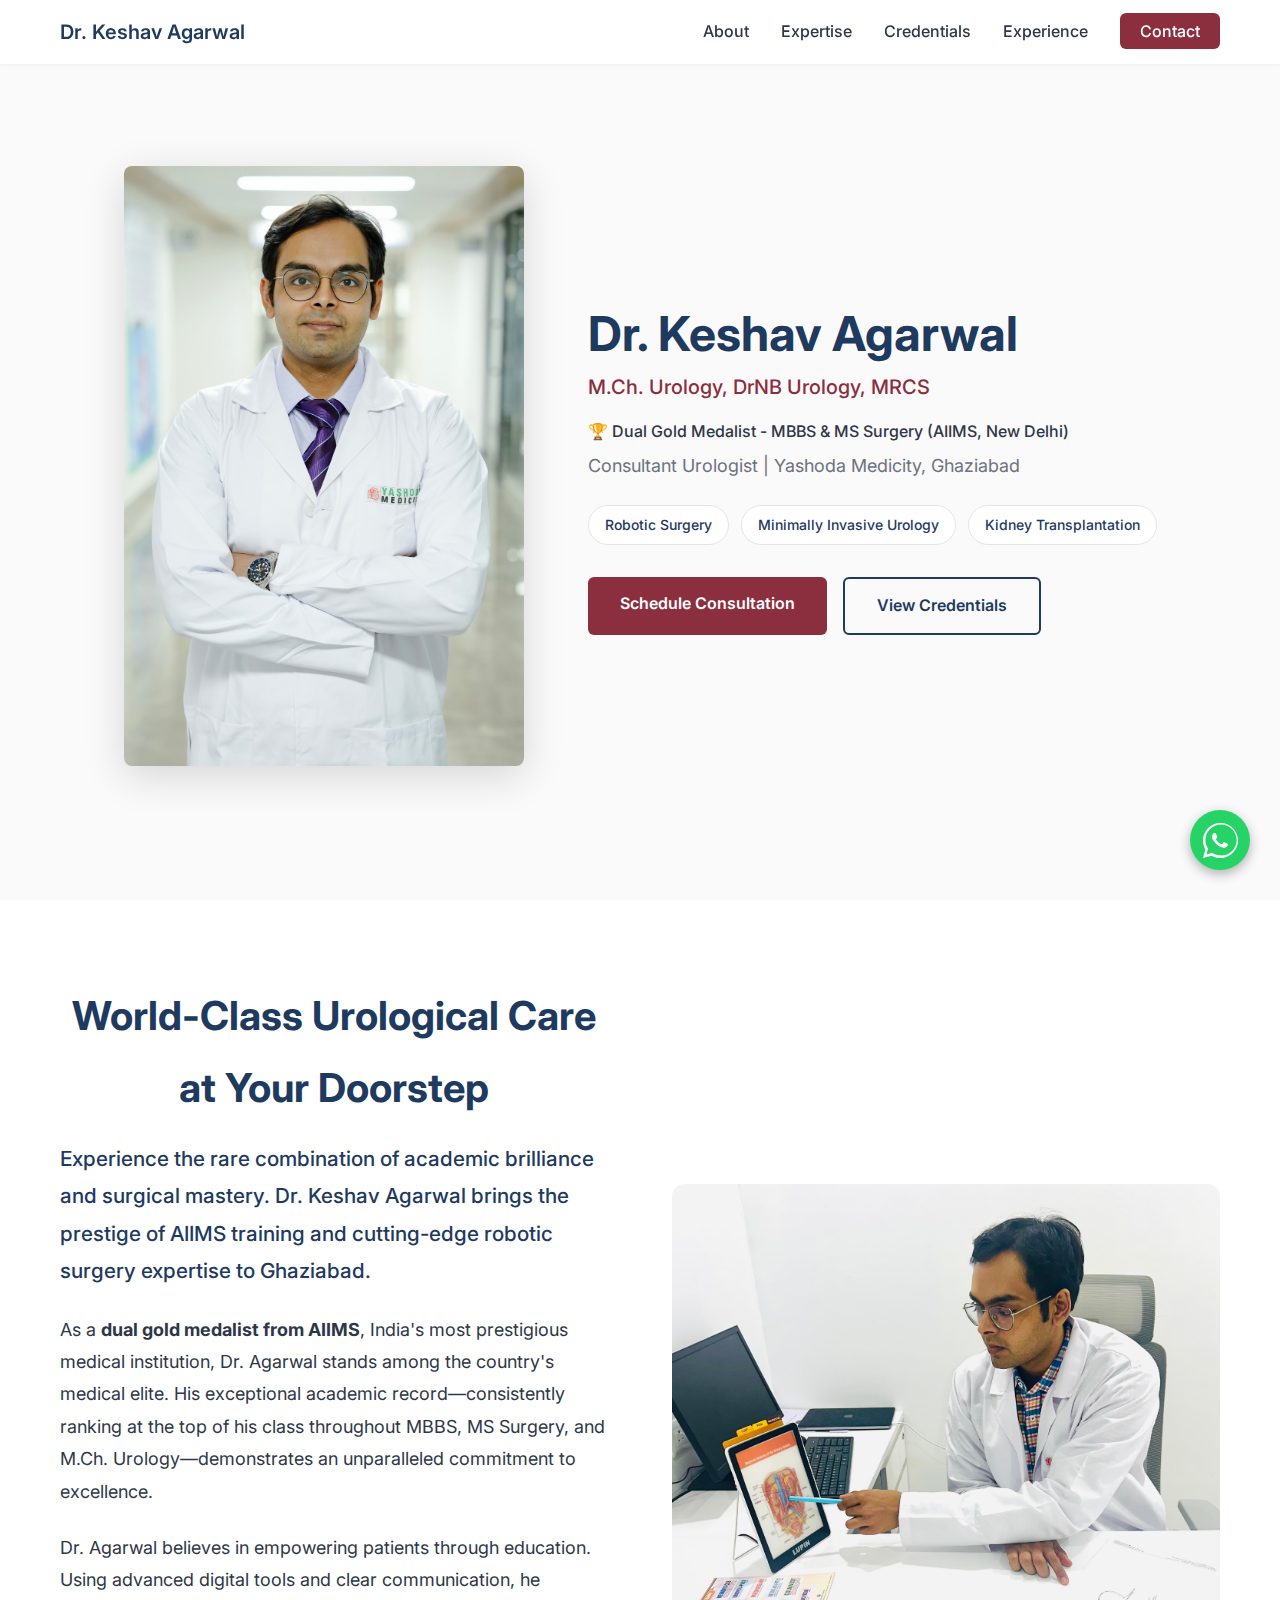
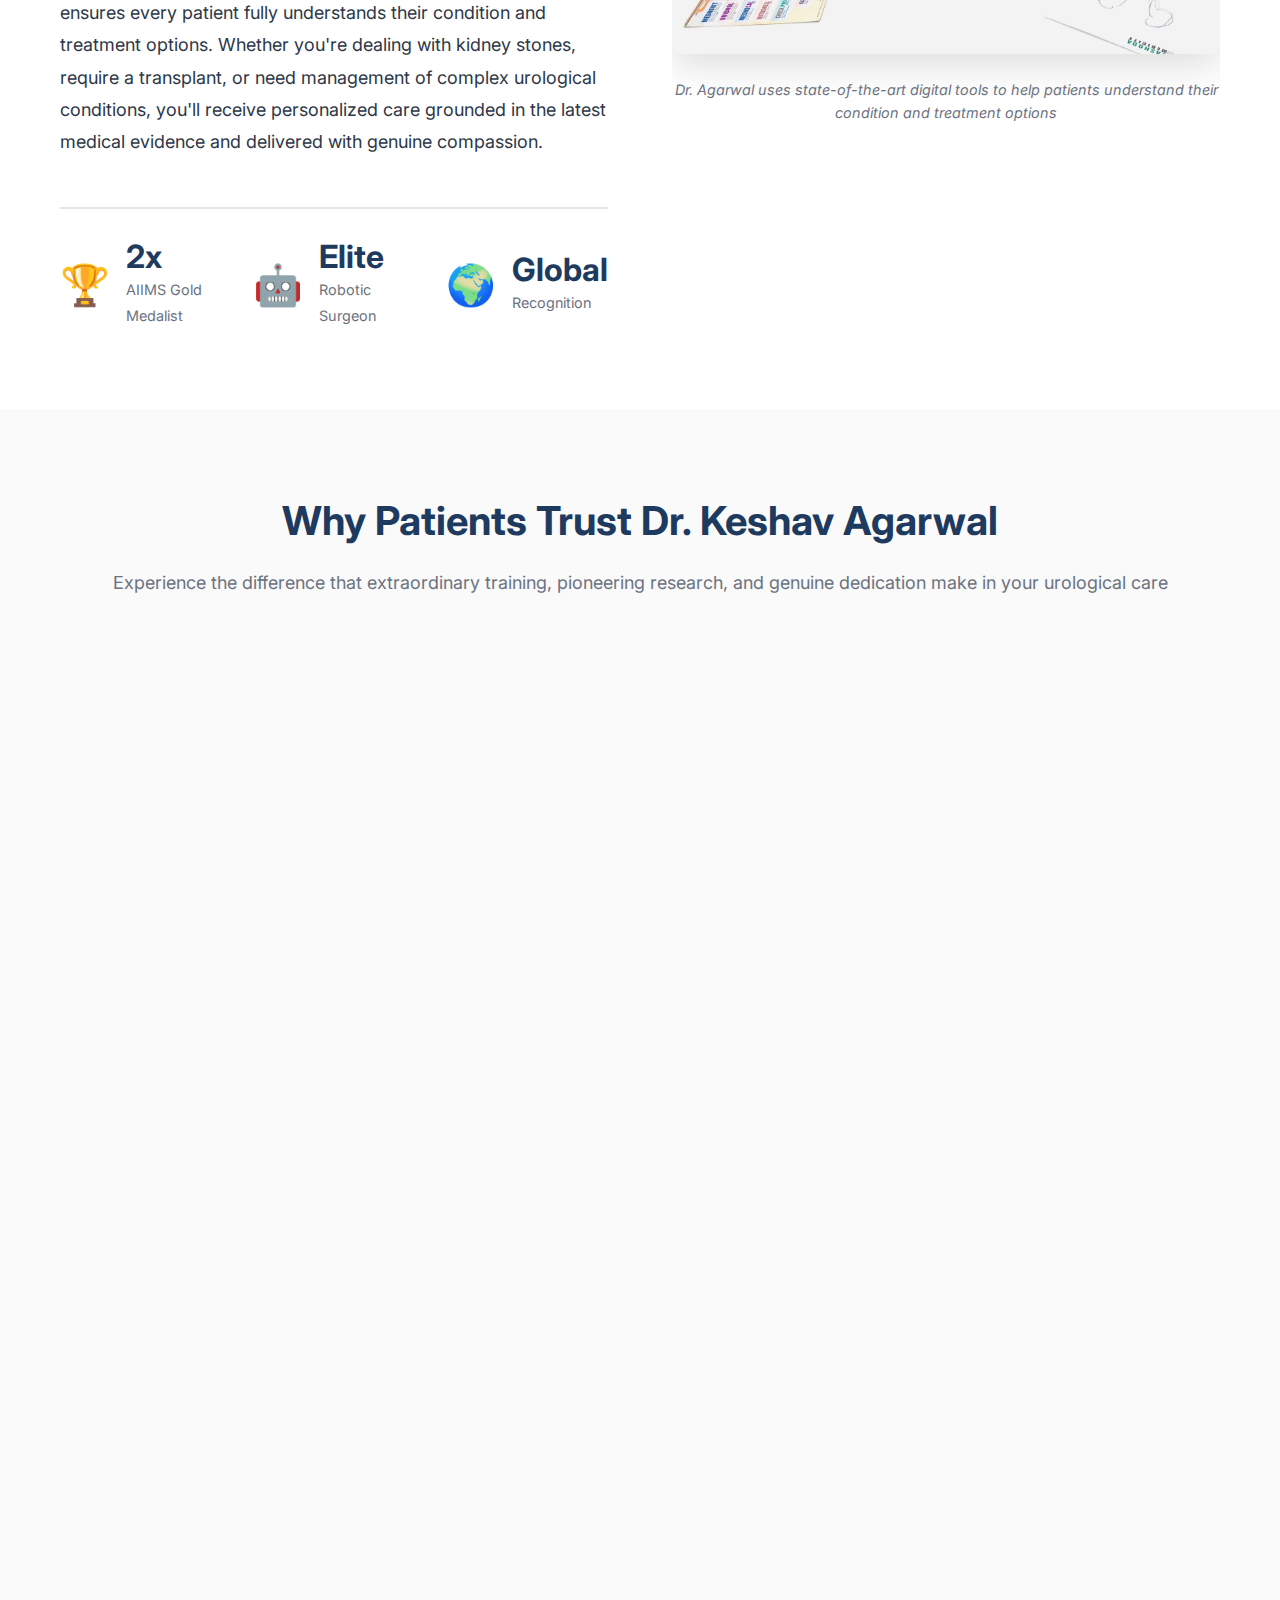
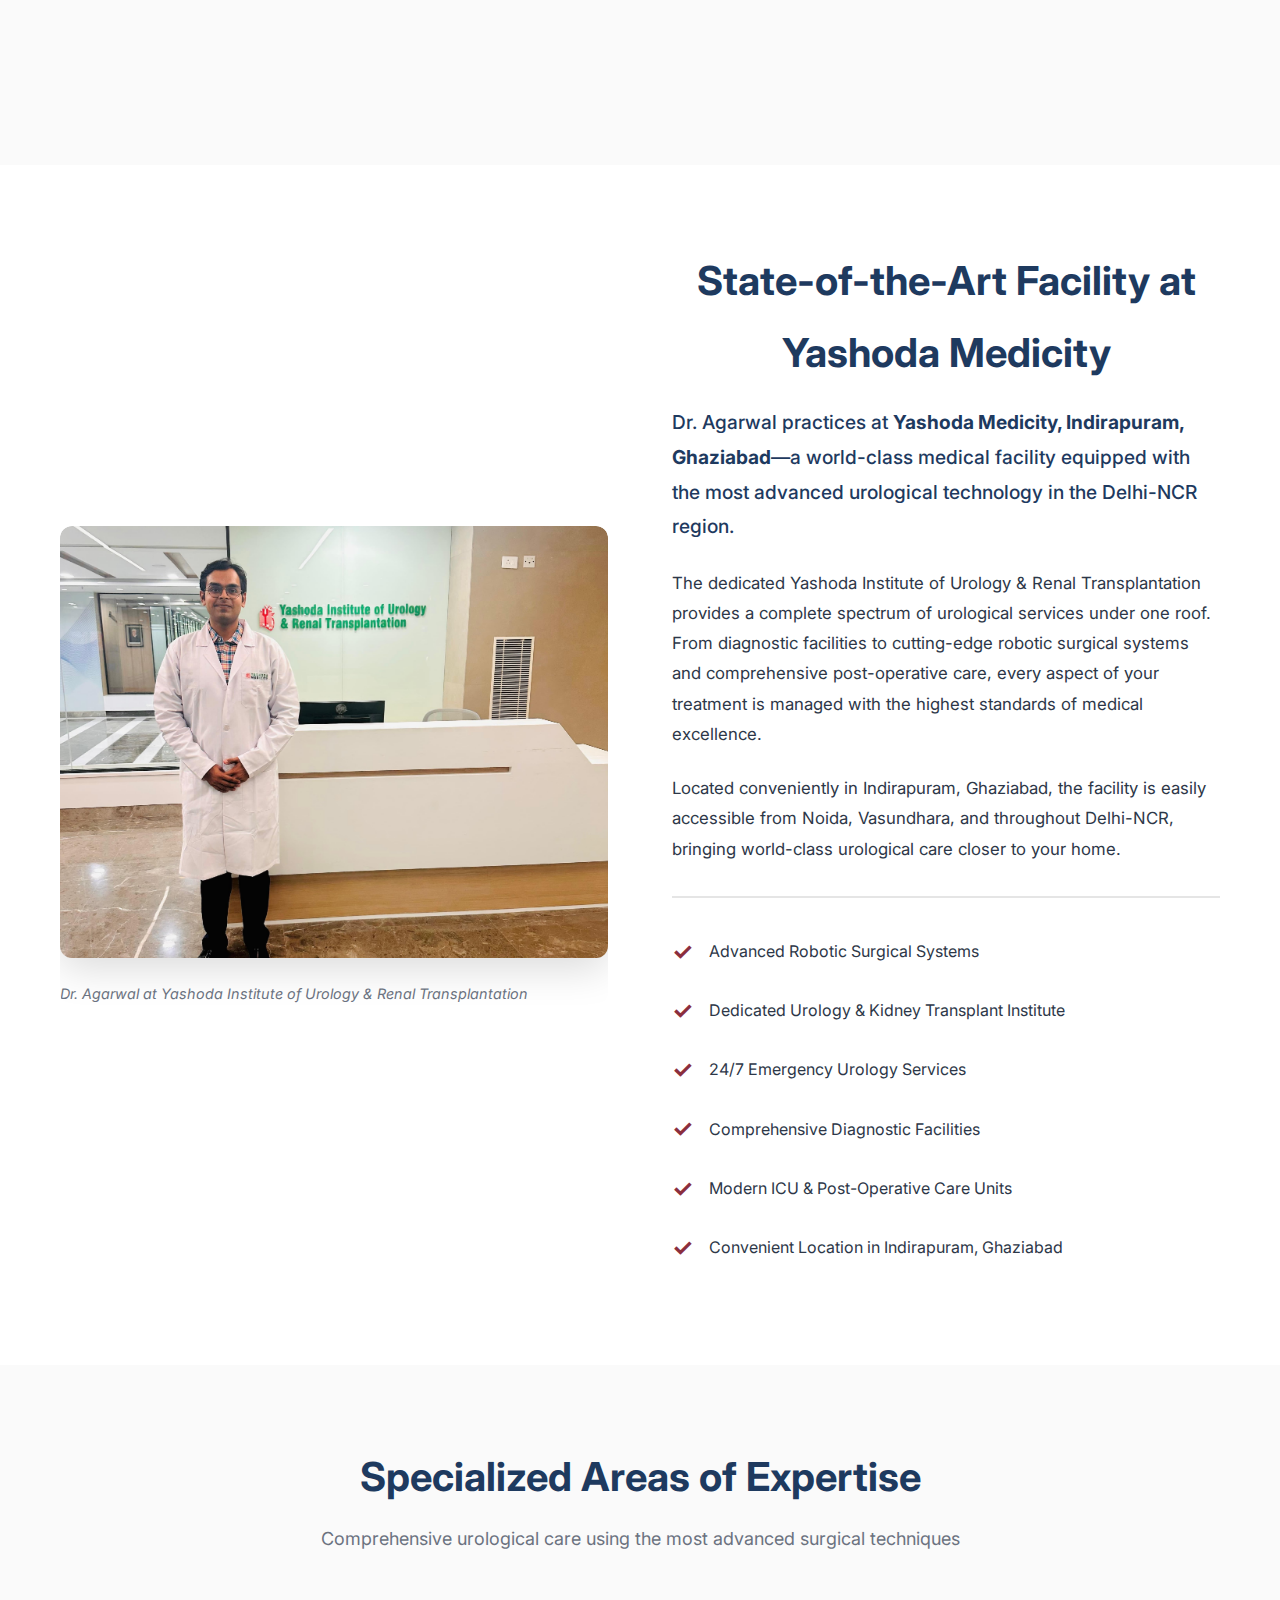
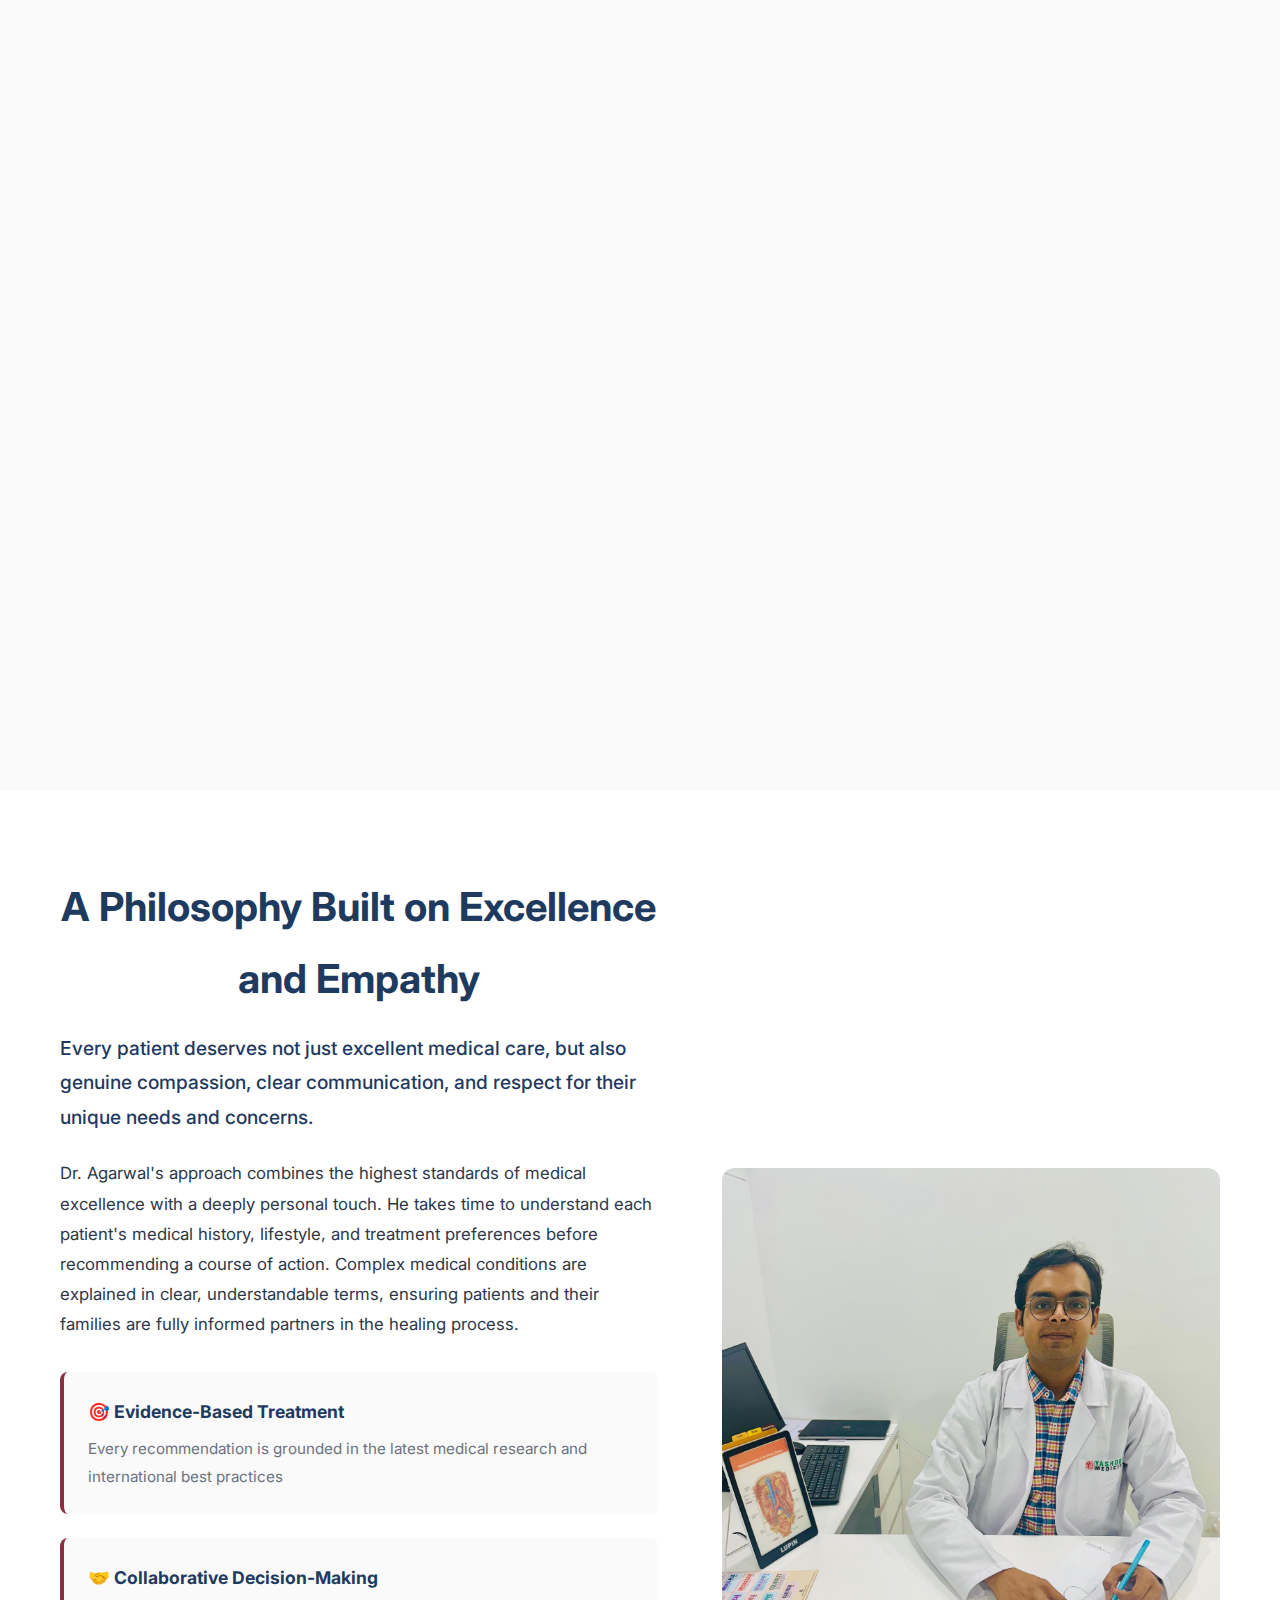
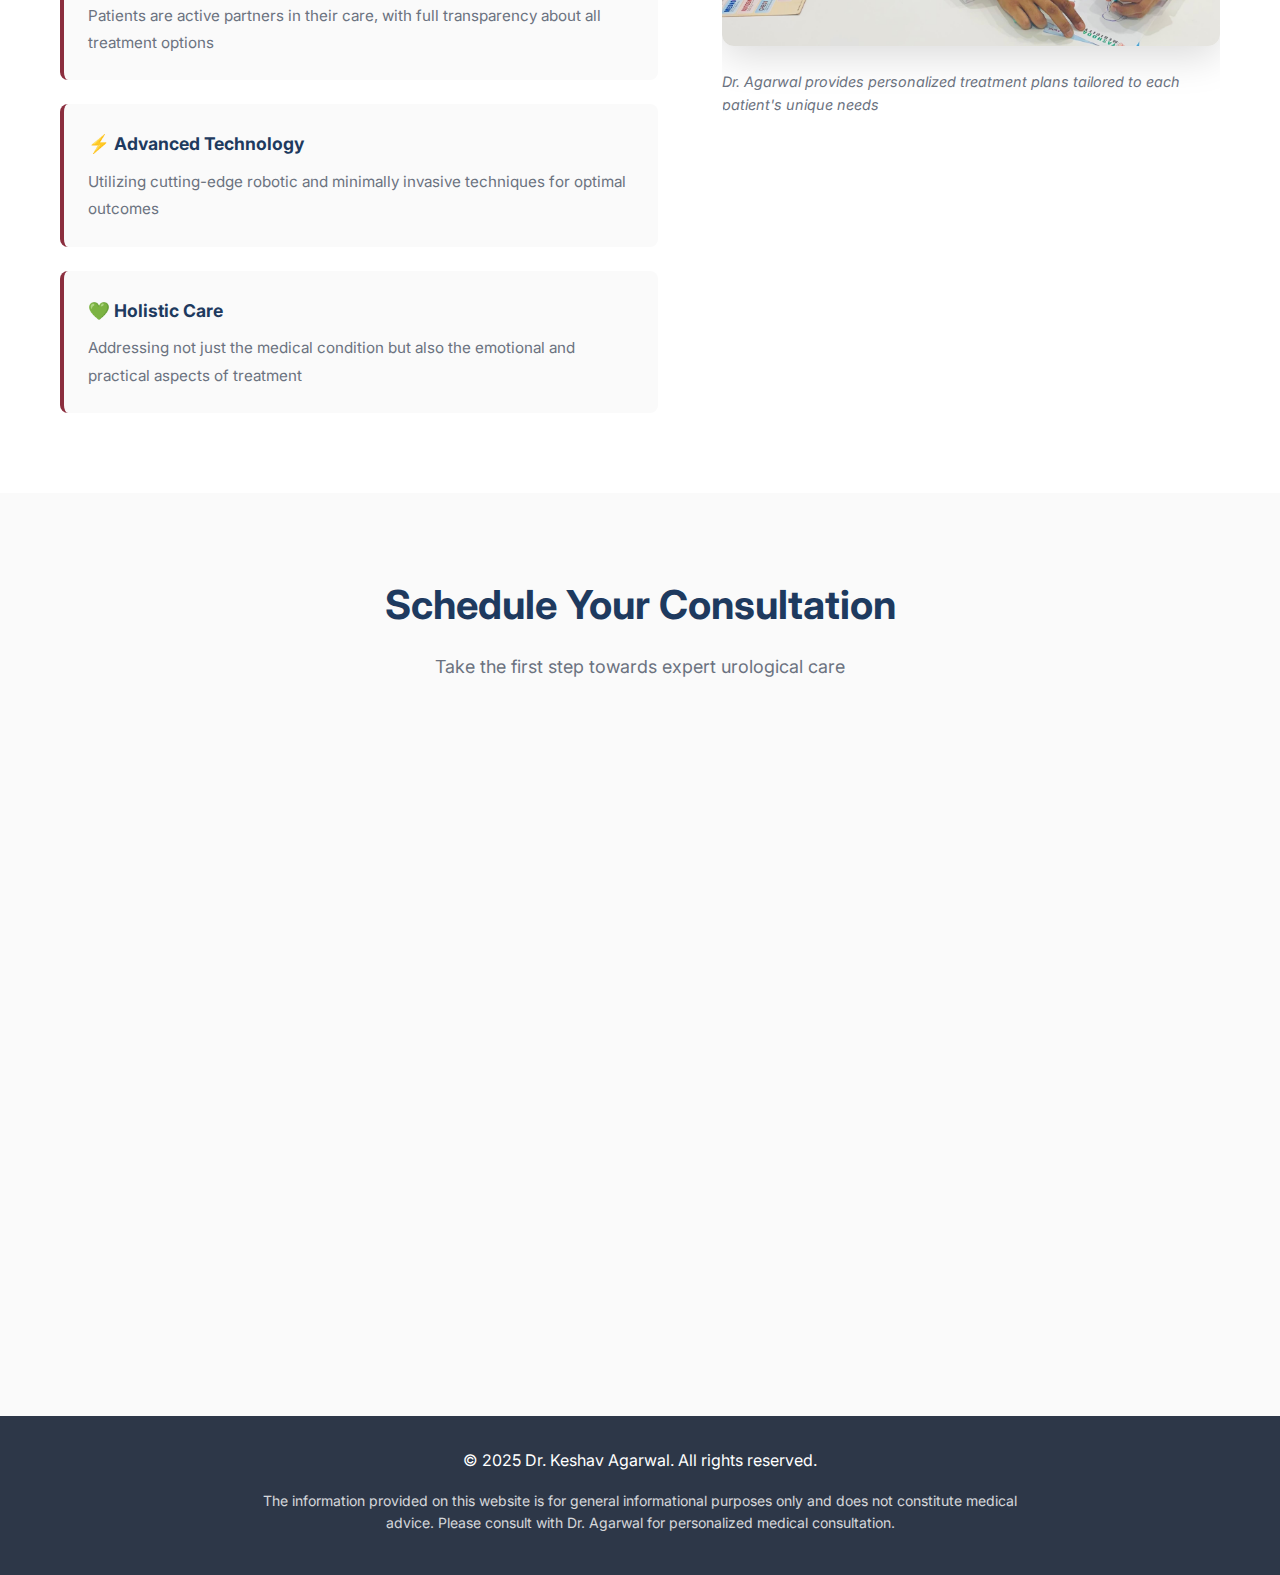
<file: index.html>
<!DOCTYPE html>
<html lang="en">
<head>
    <meta charset="UTF-8">
    <meta name="viewport" content="width=device-width, initial-scale=1.0">

    <!-- Primary Meta Tags -->
    <title>Dr. Keshav Agarwal | Top Urologist in Ghaziabad | Robotic Kidney Transplant Specialist</title>
    <meta name="title" content="Dr. Keshav Agarwal | Top Urologist in Ghaziabad | Robotic Kidney Transplant Specialist">
    <meta name="description" content="Dr. Keshav Agarwal - AIIMS Gold Medalist Urologist in Ghaziabad. Expert in Robotic Surgery, Kidney Transplantation, Kidney Stones, Prostate Treatment & Minimally Invasive Urology at Yashoda Medicity, Indirapuram.">
    <meta name="keywords" content="urologist in Ghaziabad, best urologist Ghaziabad, urologist near me, robotic urologist, kidney transplant surgeon Ghaziabad, kidney stone treatment Ghaziabad, prostate surgery, PCNL surgery, robotic kidney transplant, minimally invasive urology, AIIMS urologist, urologist Indirapuram, urologist Vasundhara, urologist Noida, Yashoda Medicity urologist, best urologist Delhi NCR, Dr Keshav Agarwal urologist, urinary problems, urology specialist Ghaziabad, laparoscopic urologist">
    <meta name="author" content="Dr. Keshav Agarwal">
    <meta name="robots" content="index, follow">

    <!-- Geo Tags for Local SEO -->
    <meta name="geo.region" content="IN-UP">
    <meta name="geo.placename" content="Ghaziabad">
    <meta name="geo.position" content="28.6328;77.4385">
    <meta name="ICBM" content="28.6328, 77.4385">

    <!-- Additional SEO Meta Tags -->
    <meta name="language" content="English">
    <meta name="revisit-after" content="7 days">
    <link rel="canonical" href="https://keshav.uro.github.io/">

    <!-- Medical Professional Verification -->
    <meta name="medical.specialization" content="Urology">
    <meta name="medical.qualification" content="MBBS, MS Surgery, M.Ch. Urology, DrNB Urology, MRCS">
    <meta name="contact" content="keshavagar@gmail.com">


    <!-- Structured Data for Medical Professional -->
    <script type="application/ld+json">
    {
        "@context": "https://schema.org",
        "@type": "Physician",
        "name": "Dr. Keshav Agarwal",
        "url": "https://keshav.uro.github.io/",
        "image": "https://keshav.uro.github.io/images/Dr. Keshav Agarwal Front.jpg",
        "medicalSpecialty": ["Urology", "Robotic Surgery", "Minimally Invasive Surgery", "Kidney Transplantation"],
        "description": "AIIMS Gold Medalist Urologist specializing in Robotic Kidney Transplantation, Minimally Invasive Urology, Kidney Stone Treatment, and Urological Oncology",
        "telephone": "+91-9818442016",
        "email": "keshavagar@gmail.com",
        "knowsAbout": ["Robotic Surgery", "Kidney Transplantation", "Minimally Invasive Surgery", "Percutaneous Nephrolithotomy", "Laparoscopic Urology", "Urological Oncology", "Prostate Surgery", "Kidney Stone Treatment", "Adrenal Surgery"],
        "hasCredential": [
            {
                "@type": "EducationalOccupationalCredential",
                "credentialCategory": "degree",
                "educationalLevel": "MBBS",
                "recognizedBy": {
                    "@type": "Organization",
                    "name": "AIIMS, New Delhi"
                }
            },
            {
                "@type": "EducationalOccupationalCredential",
                "credentialCategory": "degree",
                "educationalLevel": "MS Surgery",
                "recognizedBy": {
                    "@type": "Organization",
                    "name": "AIIMS, New Delhi"
                }
            },
            {
                "@type": "EducationalOccupationalCredential",
                "credentialCategory": "degree",
                "educationalLevel": "M.Ch. Urology",
                "recognizedBy": {
                    "@type": "Organization",
                    "name": "AIIMS, New Delhi"
                }
            },
            {
                "@type": "EducationalOccupationalCredential",
                "credentialCategory": "degree",
                "educationalLevel": "DrNB Urology"
            },
            {
                "@type": "EducationalOccupationalCredential",
                "credentialCategory": "degree",
                "educationalLevel": "MRCS",
                "recognizedBy": {
                    "@type": "Organization",
                    "name": "Royal College of Surgeons of Edinburgh"
                }
            }
        ],
        "address": {
            "@type": "PostalAddress",
            "streetAddress": "Yashoda Medicity, Niti Khand 3, Shakti Khand 2, Indirapuram",
            "addressLocality": "Ghaziabad",
            "addressRegion": "Uttar Pradesh",
            "postalCode": "201014",
            "addressCountry": "IN"
        },
        "worksFor": {
            "@type": "Hospital",
            "name": "Yashoda Medicity",
            "address": {
                "@type": "PostalAddress",
                "streetAddress": "Niti Khand 3, Shakti Khand 2, Indirapuram",
                "addressLocality": "Ghaziabad",
                "addressRegion": "Uttar Pradesh",
                "postalCode": "201014",
                "addressCountry": "IN"
            }
        },
        "memberOf": [
            {
                "@type": "Organization",
                "name": "American Urological Association"
            },
            {
                "@type": "Organization",
                "name": "European Association of Urology"
            },
            {
                "@type": "Organization",
                "name": "Urological Society of India"
            }
        ],
        "award": ["MBBS Gold Medal - AIIMS New Delhi", "MS Surgery Gold Medal - AIIMS New Delhi", "AUA Travel Fellowship 2023"]
    }
    </script>

    <!-- Local Business Structured Data -->
    <script type="application/ld+json">
    {
        "@context": "https://schema.org",
        "@type": "MedicalBusiness",
        "name": "Dr. Keshav Agarwal - Urologist",
        "url": "https://keshav.uro.github.io/",
        "image": "https://keshav.uro.github.io/images/Dr. Keshav Agarwal Front.jpg",
        "description": "Expert Urology Services in Ghaziabad - Robotic Surgery, Kidney Transplantation, and Minimally Invasive Procedures",
        "telephone": "+91-9818442016",
        "email": "keshavagar@gmail.com",
        "priceRange": "$$",
        "address": {
            "@type": "PostalAddress",
            "streetAddress": "Yashoda Medicity, Niti Khand 3, Shakti Khand 2, Indirapuram",
            "addressLocality": "Ghaziabad",
            "addressRegion": "Uttar Pradesh",
            "postalCode": "201014",
            "addressCountry": "IN"
        },
        "geo": {
            "@type": "GeoCoordinates",
            "latitude": "28.6328",
            "longitude": "77.4385"
        },
        "areaServed": ["Ghaziabad", "Noida", "Delhi NCR", "Indirapuram", "Vasundhara"],
        "medicalSpecialty": "Urology",
        "hasOfferCatalog": {
            "@type": "OfferCatalog",
            "name": "Urology Services",
            "itemListElement": [
                {
                    "@type": "Offer",
                    "itemOffered": {
                        "@type": "MedicalProcedure",
                        "name": "Robotic Kidney Transplantation"
                    }
                },
                {
                    "@type": "Offer",
                    "itemOffered": {
                        "@type": "MedicalProcedure",
                        "name": "Kidney Stone Treatment (PCNL)"
                    }
                },
                {
                    "@type": "Offer",
                    "itemOffered": {
                        "@type": "MedicalProcedure",
                        "name": "Minimally Invasive Urology Surgery"
                    }
                },
                {
                    "@type": "Offer",
                    "itemOffered": {
                        "@type": "MedicalProcedure",
                        "name": "Prostate Surgery"
                    }
                }
            ]
        }
    }
    </script>

    <link rel="stylesheet" href="styles.css">
</head>
<body>
    <!-- Navigation -->
    <nav class="navbar" role="navigation" aria-label="Main navigation">
        <div class="container">
            <div class="nav-brand">Dr. Keshav Agarwal</div>
            <ul class="nav-menu">
                <li><a href="#about">About</a></li>
                <li><a href="#expertise">Expertise</a></li>
                <li><a href="credentials.html">Credentials</a></li>
                <li><a href="experience.html">Experience</a></li>
                <li><a href="#contact" class="cta-button">Contact</a></li>
            </ul>
            <button class="mobile-menu-toggle" aria-label="Toggle mobile menu">☰</button>
        </div>
    </nav>

    <!-- Hero Section -->
    <section id="hero" class="hero">
        <div class="container hero-container">
            <div class="hero-image-wrapper">
                <img src="./images/Dr. Keshav Agarwal Front.jpg" alt="Dr. Keshav Agarwal - Consultant Urologist at Yashoda Medicity" class="hero-image" loading="eager">
            </div>
            <div class="hero-content">
                <h1 class="hero-title">Dr. Keshav Agarwal</h1>
                <h2 class="hero-subtitle">M.Ch. Urology, DrNB Urology, MRCS</h2>
                <p class="hero-credentials">🏆 Dual Gold Medalist - MBBS & MS Surgery (AIIMS, New Delhi)</p>
                <p class="hero-position">Consultant Urologist | Yashoda Medicity, Ghaziabad</p>
                <div class="hero-specialties">
                    <span class="specialty-tag">Robotic Surgery</span>
                    <span class="specialty-tag">Minimally Invasive Urology</span>
                    <span class="specialty-tag">Kidney Transplantation</span>
                </div>
                <div class="hero-cta">
                    <a href="#contact" class="btn-primary">Schedule Consultation</a>
                    <a href="credentials.html" class="btn-secondary">View Credentials</a>
                </div>
            </div>
        </div>
    </section>

    <!-- About Section with Patient Education -->
    <section id="about" class="about section-padding">
        <div class="container">
            <div class="about-with-image">
                <div class="about-text">
                    <h2 class="section-title">World-Class Urological Care at Your Doorstep</h2>
                    <p class="lead">
                        Experience the rare combination of academic brilliance and surgical mastery. Dr. Keshav Agarwal brings the prestige of AIIMS training and cutting-edge robotic surgery expertise to Ghaziabad.
                    </p>
                    <p>
                        As a <strong>dual gold medalist from AIIMS</strong>, India's most prestigious medical institution, Dr. Agarwal stands among the country's medical elite. His exceptional academic record—consistently ranking at the top of his class throughout MBBS, MS Surgery, and M.Ch. Urology—demonstrates an unparalleled commitment to excellence.
                    </p>
                    <p>
                        Dr. Agarwal believes in empowering patients through education. Using advanced digital tools and clear communication, he ensures every patient fully understands their condition and treatment options. Whether you're dealing with kidney stones, require a transplant, or need management of complex urological conditions, you'll receive personalized care grounded in the latest medical evidence and delivered with genuine compassion.
                    </p>
                    <div class="key-highlights">
                        <div class="highlight-item">
                            <span class="highlight-icon">🏆</span>
                            <div>
                                <span class="highlight-number">2x</span>
                                <span class="highlight-label">AIIMS Gold Medalist</span>
                            </div>
                        </div>
                        <div class="highlight-item">
                            <span class="highlight-icon">🤖</span>
                            <div>
                                <span class="highlight-number">Elite</span>
                                <span class="highlight-label">Robotic Surgeon</span>
                            </div>
                        </div>
                        <div class="highlight-item">
                            <span class="highlight-icon">🌍</span>
                            <div>
                                <span class="highlight-number">Global</span>
                                <span class="highlight-label">Recognition</span>
                            </div>
                        </div>
                    </div>
                </div>
                <div class="about-image image-zoom">
                    <img src="./images/desk-explaining-ipad.jpg"
                         alt="Dr. Keshav Agarwal explaining urological conditions to patients using advanced digital technology"
                         class="feature-image">
                    <p class="image-caption">Dr. Agarwal uses state-of-the-art digital tools to help patients understand their condition and treatment options</p>
                </div>
            </div>
        </div>
    </section>

    <!-- Why Choose Dr. Keshav Section -->
    <section class="why-choose section-padding bg-light">
        <div class="container">
            <h2 class="section-title">Why Patients Trust Dr. Keshav Agarwal</h2>
            <p class="section-intro">Experience the difference that extraordinary training, pioneering research, and genuine dedication make in your urological care</p>

            <div class="why-choose-grid">
                <div class="why-choose-card fade-in-up">
                    <div class="why-icon">🏆</div>
                    <h3>Unmatched Academic Excellence</h3>
                    <p>The rare distinction of being a <strong>dual AIIMS gold medalist</strong>—an achievement attained by less than 0.1% of medical graduates. Consistently ranked among the top students throughout his entire medical career, representing the pinnacle of Indian medical education.</p>
                </div>
                <div class="why-choose-card fade-in-up">
                    <div class="why-icon">🤖</div>
                    <h3>Pioneer in Advanced Robotic Surgery</h3>
                    <p>Fellowship-trained in Robotic and Minimally Invasive Urology from Max Superspeciality Hospital, one of India's premier centers. Expert in cutting-edge robotic kidney transplantation with superior precision, faster recovery, and better patient outcomes.</p>
                </div>
                <div class="why-choose-card fade-in-up">
                    <div class="why-icon">🌍</div>
                    <h3>Internationally Recognized Researcher</h3>
                    <p>Published extensively in prestigious international journals including Journal of Endourology and BMJ Case Reports. Presented groundbreaking research at American Urological Association (AUA), European Association of Urology (EAU), and multiple global conferences. Recipient of the coveted AUA Travel Fellowship 2023.</p>
                </div>
                <div class="why-choose-card fade-in-up">
                    <div class="why-icon">💡</div>
                    <h3>Innovator in Surgical Techniques</h3>
                    <p>Developed novel surgical approaches including the <strong>cranio-caudal bull's eye technique</strong> for kidney stone surgery, currently under peer review for publication. Continues to advance the field of urology through innovation and dedicated research.</p>
                </div>
                <div class="why-choose-card fade-in-up">
                    <div class="why-icon">🎯</div>
                    <h3>Comprehensive Expertise</h3>
                    <p>Master of complex procedures including robotic kidney transplantation, urological oncology, adrenal surgery, and minimally invasive techniques. Highest marks in M.Ch. Urology Final Exam (63.2%), demonstrating exceptional knowledge and surgical skill.</p>
                </div>
                <div class="why-choose-card fade-in-up">
                    <div class="why-icon">❤️</div>
                    <h3>Compassionate Patient-Centered Care</h3>
                    <p>Combines world-class surgical expertise with genuine empathy and respect for patients. Takes time to listen, explain conditions clearly, answer all questions, and ensure patients feel comfortable and informed about their treatment journey.</p>
                </div>
            </div>
        </div>
    </section>

    <!-- Yashoda Facility Section -->
    <section class="facility section-padding">
        <div class="container">
            <div class="facility-content">
                <div class="facility-image image-zoom">
                    <img src="./images/at-yashoda-facility.jpg"
                         alt="Dr. Keshav Agarwal at Yashoda Institute of Urology & Renal Transplantation, Ghaziabad"
                         class="feature-image">
                    <p class="image-caption">Dr. Agarwal at Yashoda Institute of Urology & Renal Transplantation</p>
                </div>
                <div class="facility-text">
                    <h2 class="section-title">State-of-the-Art Facility at Yashoda Medicity</h2>
                    <p class="lead">
                        Dr. Agarwal practices at <strong>Yashoda Medicity, Indirapuram, Ghaziabad</strong>—a world-class medical facility equipped with the most advanced urological technology in the Delhi-NCR region.
                    </p>
                    <p>
                        The dedicated Yashoda Institute of Urology & Renal Transplantation provides a complete spectrum of urological services under one roof. From diagnostic facilities to cutting-edge robotic surgical systems and comprehensive post-operative care, every aspect of your treatment is managed with the highest standards of medical excellence.
                    </p>
                    <p>
                        Located conveniently in Indirapuram, Ghaziabad, the facility is easily accessible from Noida, Vasundhara, and throughout Delhi-NCR, bringing world-class urological care closer to your home.
                    </p>
                    <div class="facility-features">
                        <div class="feature-item">
                            <span class="feature-check">✓</span>
                            <span>Advanced Robotic Surgical Systems</span>
                        </div>
                        <div class="feature-item">
                            <span class="feature-check">✓</span>
                            <span>Dedicated Urology & Kidney Transplant Institute</span>
                        </div>
                        <div class="feature-item">
                            <span class="feature-check">✓</span>
                            <span>24/7 Emergency Urology Services</span>
                        </div>
                        <div class="feature-item">
                            <span class="feature-check">✓</span>
                            <span>Comprehensive Diagnostic Facilities</span>
                        </div>
                        <div class="feature-item">
                            <span class="feature-check">✓</span>
                            <span>Modern ICU & Post-Operative Care Units</span>
                        </div>
                        <div class="feature-item">
                            <span class="feature-check">✓</span>
                            <span>Convenient Location in Indirapuram, Ghaziabad</span>
                        </div>
                    </div>
                </div>
            </div>
        </div>
    </section>

    <!-- Expertise Section -->
    <section id="expertise" class="expertise section-padding bg-light">
        <div class="container">
            <h2 class="section-title">Specialized Areas of Expertise</h2>
            <p class="section-intro">Comprehensive urological care using the most advanced surgical techniques</p>
            <div class="expertise-grid">
                <div class="expertise-item scale-in animate-card">
                    <div class="expertise-icon">🤖</div>
                    <h3>Robotic Surgery</h3>
                    <p>Fellowship-trained in robot-assisted urological procedures including kidney transplantation, with precision and minimal invasiveness</p>
                </div>
                <div class="expertise-item scale-in animate-card">
                    <div class="expertise-icon">🔬</div>
                    <h3>Minimally Invasive Surgery</h3>
                    <p>Expert in laparoscopic and endoscopic procedures for faster recovery and better cosmetic outcomes</p>
                </div>
                <div class="expertise-item scale-in animate-card">
                    <div class="expertise-icon">🫘</div>
                    <h3>Kidney Transplantation</h3>
                    <p>Specialized in both extraperitoneal and transperitoneal robot-assisted kidney transplant techniques</p>
                </div>
                <div class="expertise-item scale-in animate-card">
                    <div class="expertise-icon">💎</div>
                    <h3>Kidney Stone Disease</h3>
                    <p>Innovative cranio-caudal bull's eye technique for percutaneous nephrolithotomy (PCNL)</p>
                </div>
                <div class="expertise-item scale-in animate-card">
                    <div class="expertise-icon">🏥</div>
                    <h3>Adrenal Surgery</h3>
                    <p>Extensive experience in adrenalectomy for functional tumors and complex adrenal pathology</p>
                </div>
                <div class="expertise-item scale-in animate-card">
                    <div class="expertise-icon">🎗️</div>
                    <h3>Urological Oncology</h3>
                    <p>Comprehensive management of kidney cancer, bladder cancer, prostate cancer, and other urological malignancies</p>
                </div>
            </div>
        </div>
    </section>

    <!-- Patient Care Philosophy Section -->
    <section class="patient-care section-padding">
        <div class="container">
            <div class="care-content">
                <div class="care-text">
                    <h2 class="section-title">A Philosophy Built on Excellence and Empathy</h2>
                    <p class="lead">
                        Every patient deserves not just excellent medical care, but also genuine compassion, clear communication, and respect for their unique needs and concerns.
                    </p>
                    <p>
                        Dr. Agarwal's approach combines the highest standards of medical excellence with a deeply personal touch. He takes time to understand each patient's medical history, lifestyle, and treatment preferences before recommending a course of action. Complex medical conditions are explained in clear, understandable terms, ensuring patients and their families are fully informed partners in the healing process.
                    </p>
                    <div class="care-principles">
                        <div class="principle-item">
                            <h4>🎯 Evidence-Based Treatment</h4>
                            <p>Every recommendation is grounded in the latest medical research and international best practices</p>
                        </div>
                        <div class="principle-item">
                            <h4>🤝 Collaborative Decision-Making</h4>
                            <p>Patients are active partners in their care, with full transparency about all treatment options</p>
                        </div>
                        <div class="principle-item">
                            <h4>⚡ Advanced Technology</h4>
                            <p>Utilizing cutting-edge robotic and minimally invasive techniques for optimal outcomes</p>
                        </div>
                        <div class="principle-item">
                            <h4>💚 Holistic Care</h4>
                            <p>Addressing not just the medical condition but also the emotional and practical aspects of treatment</p>
                        </div>
                    </div>
                </div>
                <div class="care-image image-zoom">
                    <img src="./images/writing-prescription.jpg"
                         alt="Dr. Keshav Agarwal providing personalized consultation and treatment planning"
                         class="feature-image">
                    <p class="image-caption">Dr. Agarwal provides personalized treatment plans tailored to each patient's unique needs</p>
                </div>
            </div>
        </div>
    </section>

    <!-- Contact Section -->
    <section id="contact" class="contact section-padding bg-light">
        <div class="container">
            <h2 class="section-title">Schedule Your Consultation</h2>
            <p class="section-intro">Take the first step towards expert urological care</p>

            <div class="contact-grid">
                <div class="contact-info fade-in-up">
                    <h3>Contact Information</h3>

                    <div class="contact-item">
                        <span class="contact-icon">📍</span>
                        <div>
                            <h4>Location</h4>
                            <p><a href="https://maps.app.goo.gl/bmAvC5JCpi32BjNu6" target="_blank" rel="noopener noreferrer">Yashoda Medicity<br>Niti Khand 3, Shakti Khand 2<br>Indirapuram, Ghaziabad<br>Uttar Pradesh 201014</a></p>
                        </div>
                    </div>

                    <div class="contact-item">
                        <span class="contact-icon">📧</span>
                        <div>
                            <h4>Email</h4>
                            <p><a href="mailto:keshavagar@gmail.com">keshavagar@gmail.com</a></p>
                        </div>
                    </div>

                    <div class="contact-item">
                        <span class="contact-icon">📱</span>
                        <div>
                            <h4>Phone</h4>
                            <p><a href="tel:+919818442016">+91 9818442016</a></p>
                        </div>
                    </div>

                    <div class="contact-item whatsapp-highlight">
                        <span class="contact-icon">💬</span>
                        <div>
                            <h4>WhatsApp</h4>
                            <a href="https://wa.me/919818442016?text=Hello%20Dr.%20Keshav,%20I%20would%20like%20to%20schedule%20a%20consultation"
                               class="whatsapp-link" target="_blank" rel="noopener noreferrer">
                                Message on WhatsApp
                            </a>
                        </div>
                    </div>
                </div>

                <div class="contact-cta fade-in-up fade-in-delay-1">
                    <h3>Expert Urological Consultations</h3>
                    <p>Dr. Keshav Agarwal provides comprehensive consultations for:</p>
                    <ul class="consultation-list">
                        <li>Kidney Stone Treatment (PCNL, RIRS, Laser Lithotripsy)</li>
                        <li>Robotic & Minimally Invasive Surgery</li>
                        <li>Kidney Transplantation (Living & Deceased Donor)</li>
                        <li>Prostate Disorders (BPH, Prostate Cancer)</li>
                        <li>Urological Cancers (Kidney, Bladder, Prostate)</li>
                        <li>Adrenal Tumors & Complex Cases</li>
                    </ul>
                    <a href="https://wa.me/919818442016?text=Hello%20Dr.%20Keshav,%20I%20would%20like%20to%20schedule%20a%20consultation"
                       class="btn-whatsapp" target="_blank" rel="noopener noreferrer">
                        📱 Schedule via WhatsApp
                    </a>
                </div>
            </div>
        </div>
    </section>

    <!-- Floating WhatsApp Button -->
    <a href="https://wa.me/919818442016?text=Hello%20Dr.%20Keshav,%20I%20would%20like%20to%20schedule%20a%20consultation"
       class="whatsapp-float" target="_blank" rel="noopener noreferrer" aria-label="Contact via WhatsApp">
        <svg viewBox="0 0 32 32" xmlns="http://www.w3.org/2000/svg">
            <path fill="currentColor" d="M16 0c-8.837 0-16 7.163-16 16 0 2.825 0.737 5.607 2.137 8.048l-2.137 7.952 7.933-2.127c2.42 1.37 5.173 2.127 8.067 2.127 8.837 0 16-7.163 16-16s-7.163-16-16-16zM16 29.467c-2.482 0-4.908-0.646-7.07-1.87l-0.507-0.292-5.245 1.407 1.417-5.261-0.321-0.532c-1.344-2.227-2.054-4.773-2.054-7.386 0-7.868 6.402-14.267 14.267-14.267s14.267 6.398 14.267 14.267c0 7.868-6.402 14.267-14.267 14.267zM21.975 18.817c-0.357-0.179-2.116-1.044-2.443-1.163s-0.566-0.179-0.804 0.179c-0.241 0.357-0.929 1.163-1.14 1.401s-0.42 0.268-0.777 0.089c-0.357-0.179-1.506-0.555-2.868-1.770-1.061-0.946-1.777-2.115-1.985-2.473s-0.022-0.549 0.157-0.727c0.161-0.161 0.357-0.42 0.536-0.63s0.241-0.357 0.357-0.595c0.121-0.241 0.063-0.446-0.027-0.625s-0.804-1.939-1.102-2.656c-0.29-0.696-0.585-0.601-0.804-0.612-0.208-0.011-0.446-0.011-0.683-0.011s-0.625 0.089-0.951 0.446c-0.326 0.357-1.244 1.217-1.244 2.969s1.274 3.443 1.453 3.681c0.179 0.241 2.508 3.83 6.078 5.368 0.849 0.367 1.511 0.586 2.027 0.75 0.853 0.27 1.629 0.232 2.241 0.141 0.684-0.103 2.116-0.865 2.414-1.701s0.298-1.554 0.208-1.701c-0.089-0.151-0.326-0.241-0.683-0.42z"/>
        </svg>
    </a>

    <!-- Footer -->
    <footer class="footer">
        <div class="container">
            <div class="footer-content">
                <p>&copy; 2025 Dr. Keshav Agarwal. All rights reserved.</p>
                <p class="footer-disclaimer">
                    The information provided on this website is for general informational purposes only
                    and does not constitute medical advice. Please consult with Dr. Agarwal for personalized medical consultation.
                </p>
            </div>
        </div>
    </footer>
    <script src="script.js"></script>
    <script src="animations.js"></script>
</body>
</html>
</file>
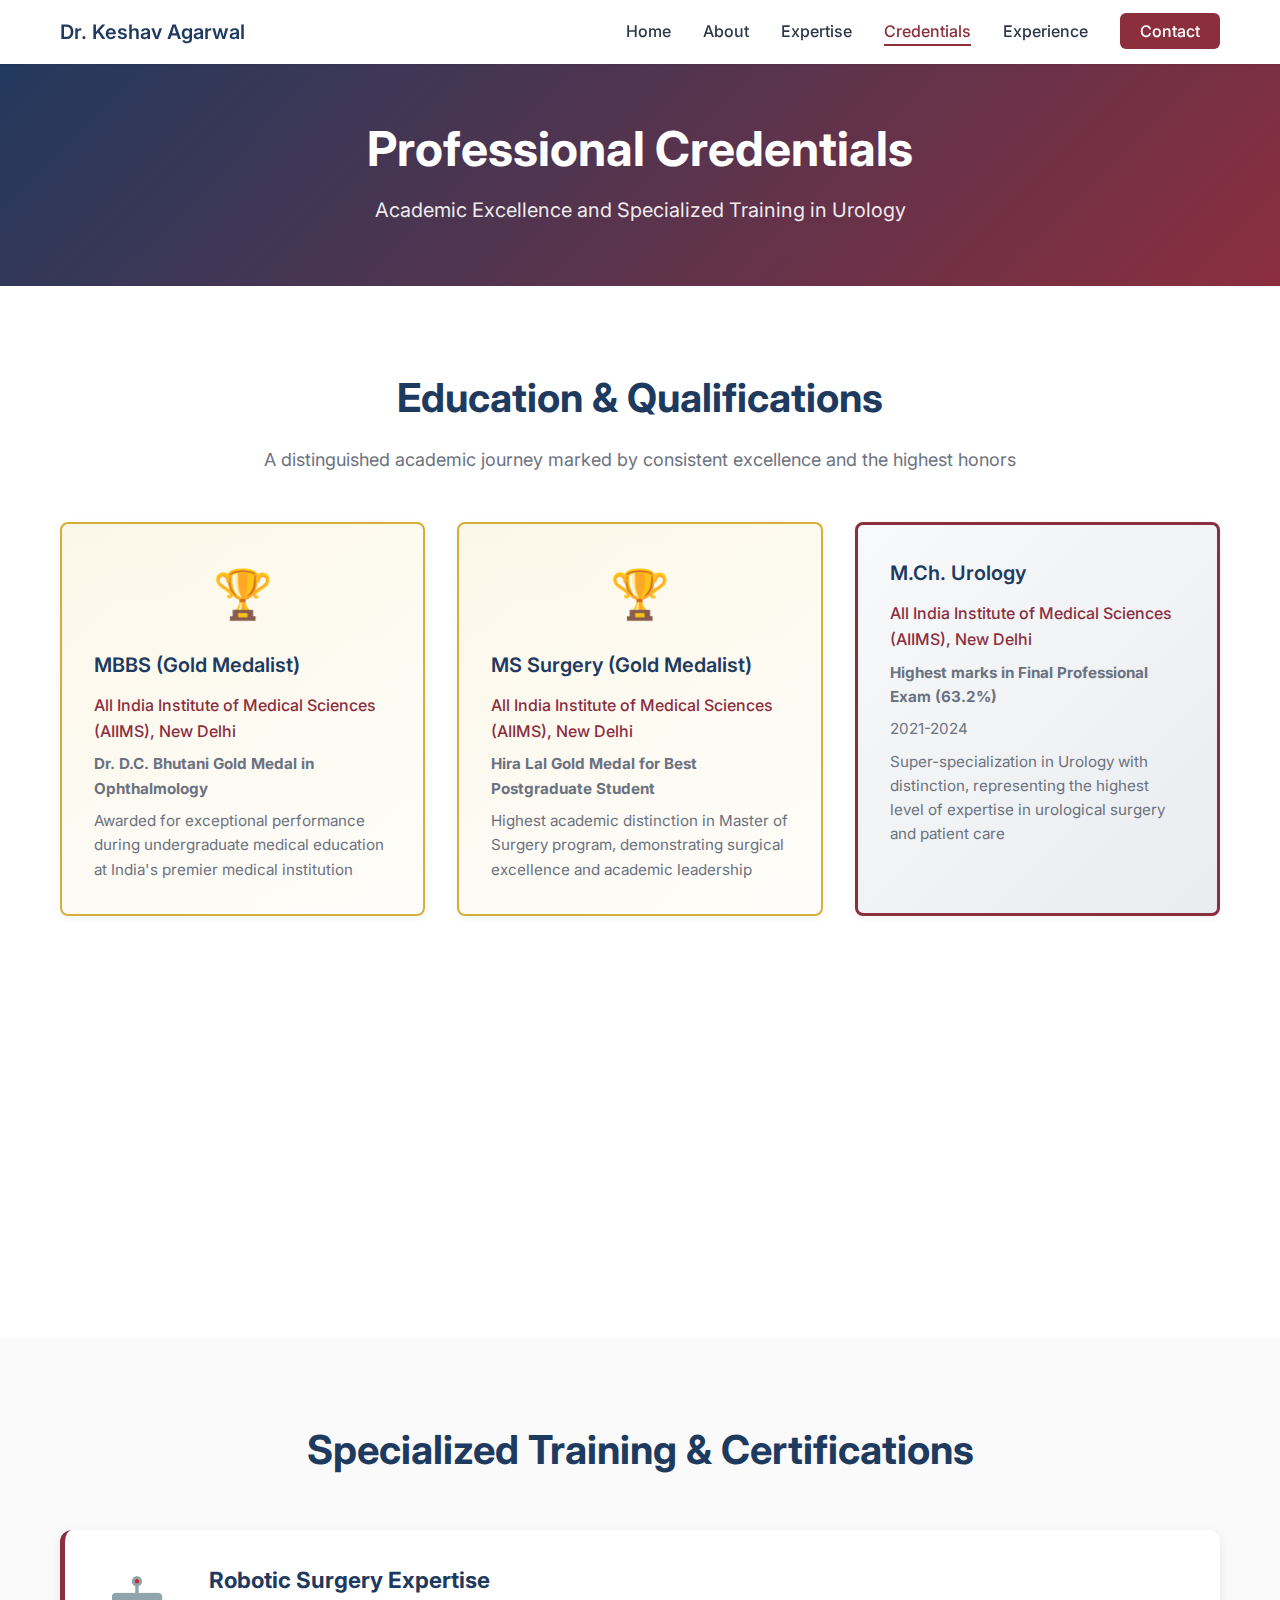
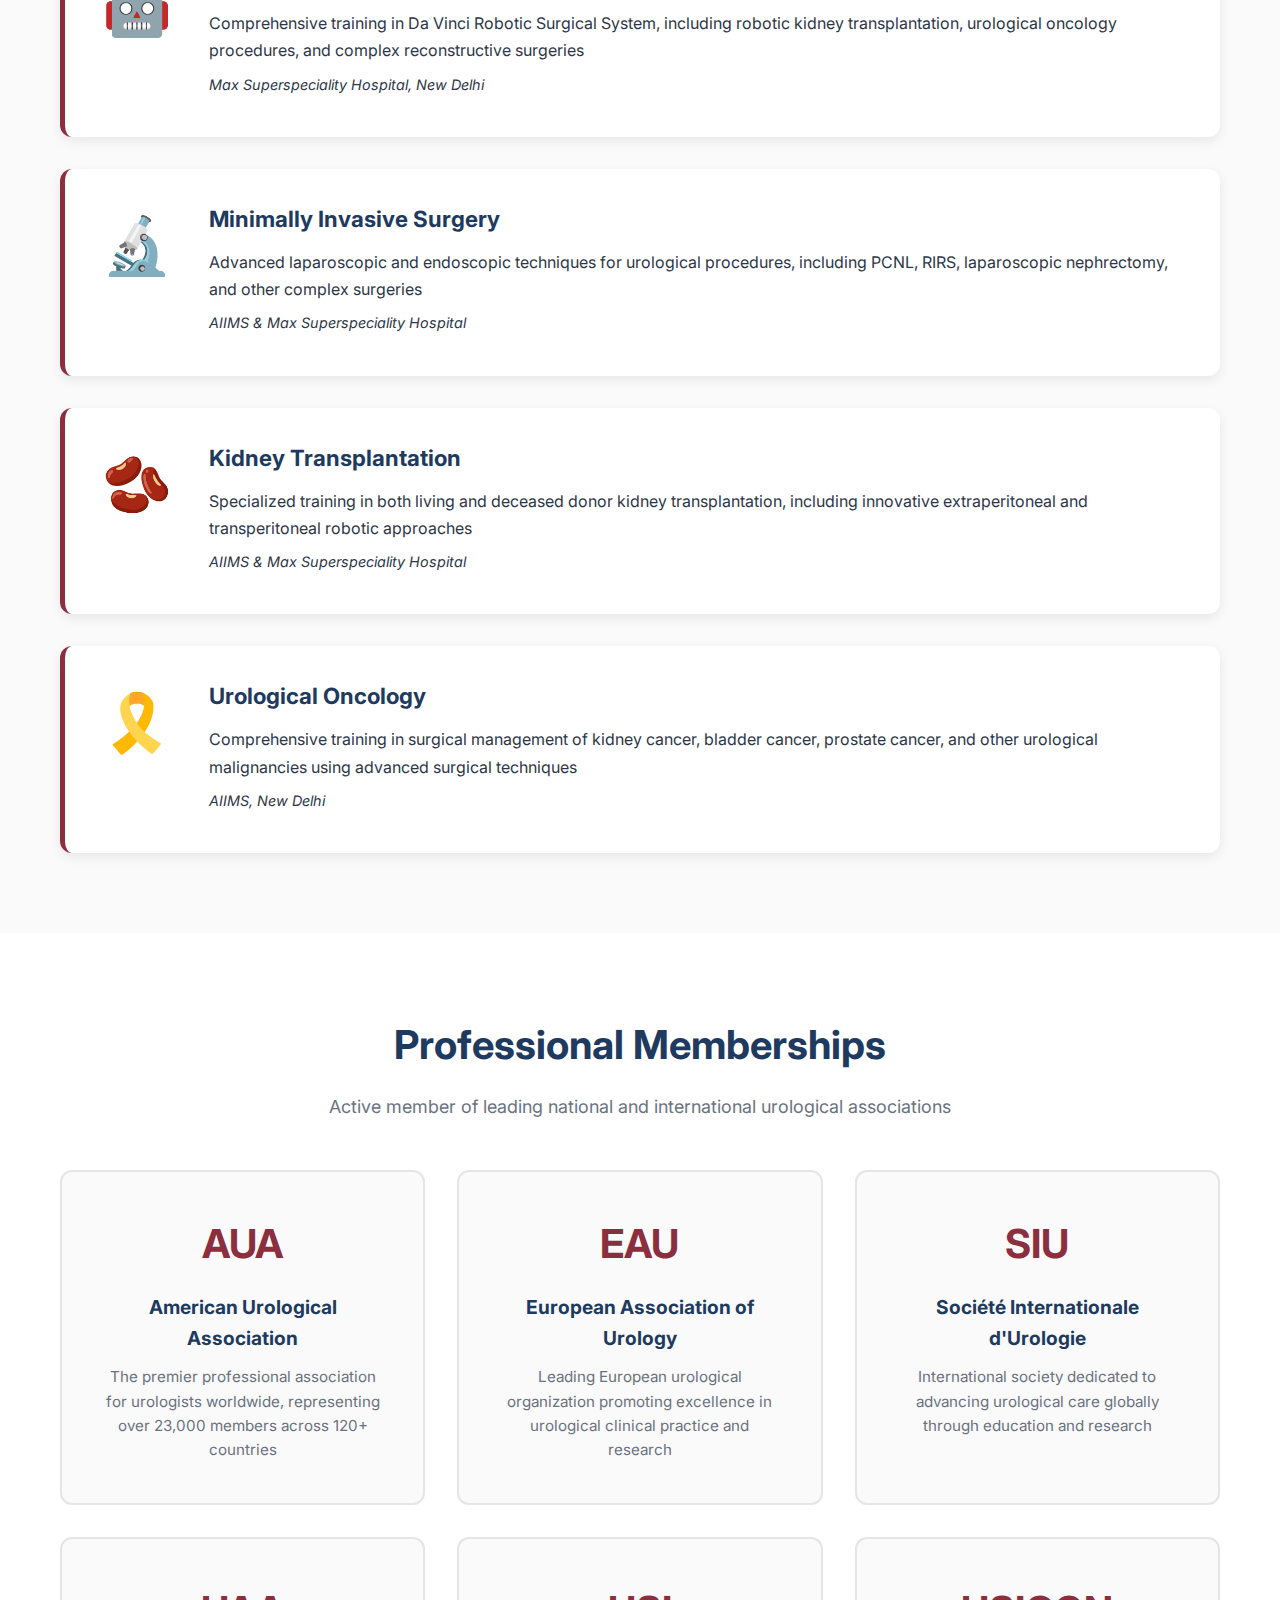
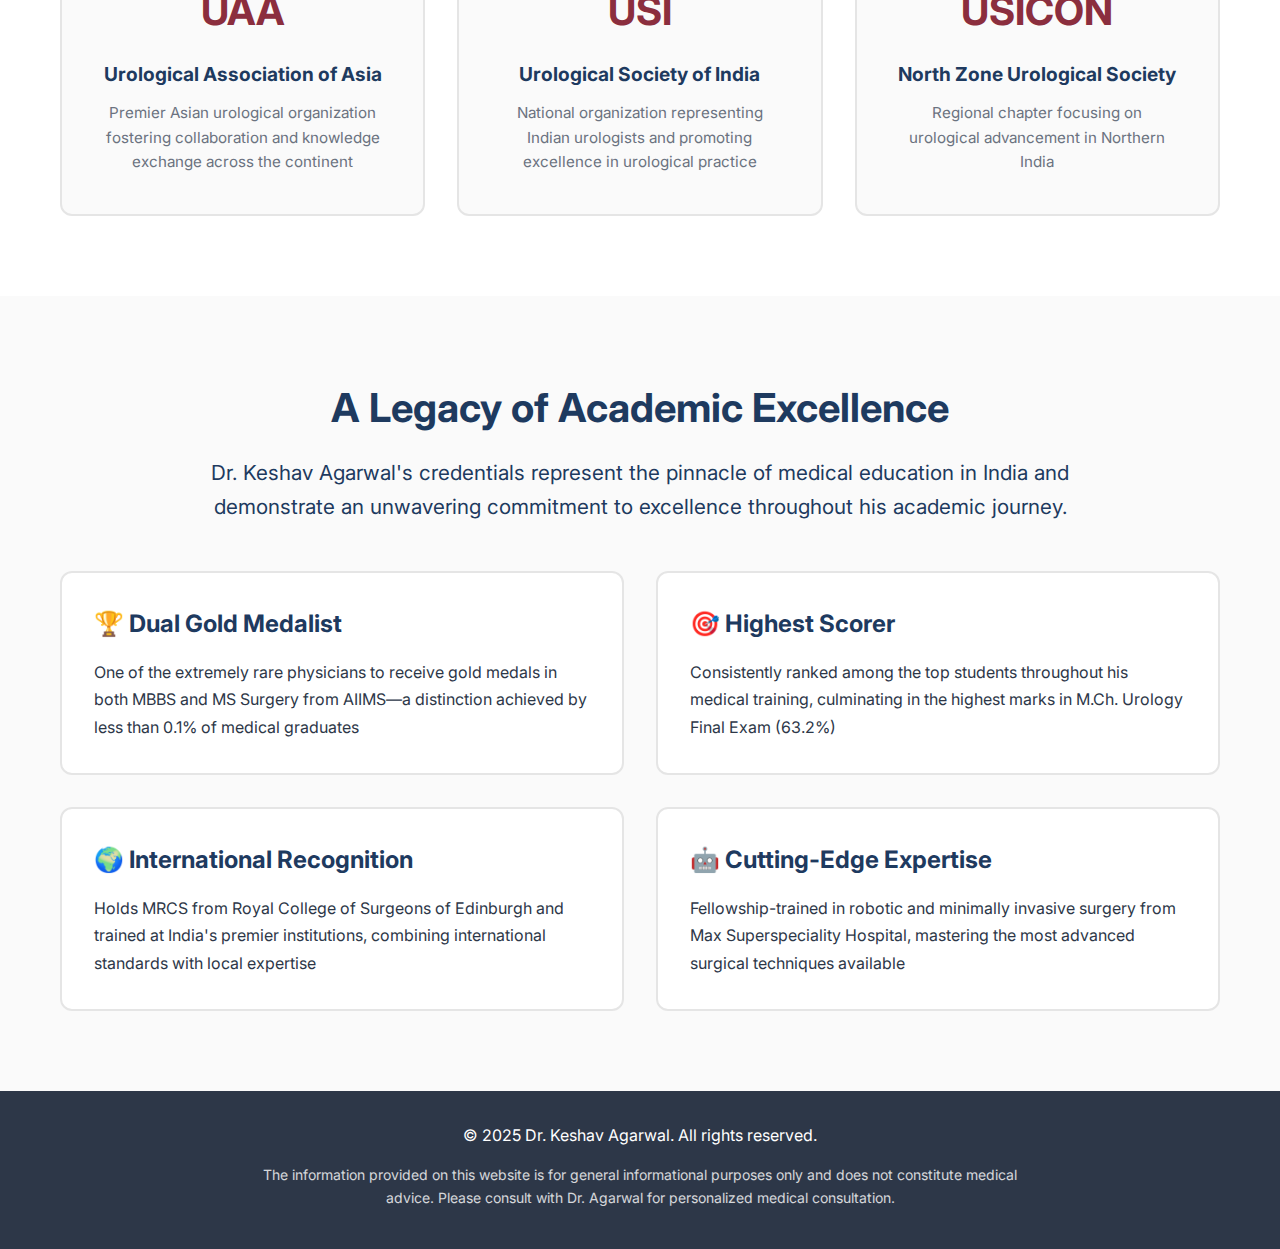
<file: credentials.html>
<!DOCTYPE html>
<html lang="en">
<head>
    <meta charset="UTF-8">
    <meta name="viewport" content="width=device-width, initial-scale=1.0">

    <!-- Primary Meta Tags -->
    <title>Professional Credentials - Dr. Keshav Agarwal | AIIMS Gold Medalist Urologist</title>
    <meta name="title" content="Professional Credentials - Dr. Keshav Agarwal | AIIMS Gold Medalist Urologist">
    <meta name="description" content="Academic qualifications and professional credentials of Dr. Keshav Agarwal - Dual AIIMS Gold Medalist, M.Ch. Urology, DrNB, MRCS, Fellowship in Robotic Surgery">
    <meta name="keywords" content="Dr Keshav Agarwal credentials, AIIMS gold medalist urologist, M.Ch. Urology AIIMS, robotic surgery fellowship, urologist qualifications Ghaziabad">
    <meta name="robots" content="index, follow">
    <link rel="canonical" href="https://keshav.uro.github.io/credentials.html">

    <link rel="stylesheet" href="styles.css">
</head>
<body>
    <!-- Navigation -->
    <nav class="navbar" role="navigation" aria-label="Main navigation">
        <div class="container">
            <div class="nav-brand"><a href="index.html" style="color: inherit; text-decoration: none;">Dr. Keshav Agarwal</a></div>
            <ul class="nav-menu">
                <li><a href="index.html">Home</a></li>
                <li><a href="index.html#about">About</a></li>
                <li><a href="index.html#expertise">Expertise</a></li>
                <li><a href="credentials.html" class="active">Credentials</a></li>
                <li><a href="experience.html">Experience</a></li>
                <li><a href="index.html#contact" class="cta-button">Contact</a></li>
            </ul>
            <button class="mobile-menu-toggle" aria-label="Toggle mobile menu">☰</button>
        </div>
    </nav>

    <!-- Page Header -->
    <section class="credentials-header">
        <div class="container">
            <h1 class="page-title">Professional Credentials</h1>
            <p class="page-subtitle">Academic Excellence and Specialized Training in Urology</p>
        </div>
    </section>

    <!-- Qualifications Section -->
    <section id="qualifications" class="qualifications section-padding">
        <div class="container">
            <h2 class="section-title">Education & Qualifications</h2>
            <p class="section-intro">A distinguished academic journey marked by consistent excellence and the highest honors</p>

            <div class="qualifications-grid">
                <div class="qualification-card gold-medal">
                    <div class="medal-icon">🏆</div>
                    <h3>MBBS (Gold Medalist)</h3>
                    <p class="institution">All India Institute of Medical Sciences (AIIMS), New Delhi</p>
                    <p class="detail"><strong>Dr. D.C. Bhutani Gold Medal in Ophthalmology</strong></p>
                    <p class="detail">Awarded for exceptional performance during undergraduate medical education at India's premier medical institution</p>
                </div>
                <div class="qualification-card gold-medal">
                    <div class="medal-icon">🏆</div>
                    <h3>MS Surgery (Gold Medalist)</h3>
                    <p class="institution">All India Institute of Medical Sciences (AIIMS), New Delhi</p>
                    <p class="detail"><strong>Hira Lal Gold Medal for Best Postgraduate Student</strong></p>
                    <p class="detail">Highest academic distinction in Master of Surgery program, demonstrating surgical excellence and academic leadership</p>
                </div>
                <div class="qualification-card highlight-card">
                    <h3>M.Ch. Urology</h3>
                    <p class="institution">All India Institute of Medical Sciences (AIIMS), New Delhi</p>
                    <p class="detail"><strong>Highest marks in Final Professional Exam (63.2%)</strong></p>
                    <p class="detail">2021-2024</p>
                    <p class="detail">Super-specialization in Urology with distinction, representing the highest level of expertise in urological surgery and patient care</p>
                </div>
                <div class="qualification-card">
                    <h3>DrNB Urology</h3>
                    <p class="institution">National Board of Examinations, India</p>
                    <p class="detail">Passed January 2025</p>
                    <p class="detail">Additional national board certification in Urology, demonstrating comprehensive knowledge across all aspects of urological practice</p>
                </div>
                <div class="qualification-card">
                    <h3>MRCS (Member of Royal College of Surgeons)</h3>
                    <p class="institution">Royal College of Surgeons of Edinburgh, UK</p>
                    <p class="detail">Passed May 2025</p>
                    <p class="detail">International surgical qualification from one of the world's oldest and most prestigious surgical colleges</p>
                </div>
                <div class="qualification-card highlight-card">
                    <h3>Fellowship in Robotics & Minimally Invasive Urology</h3>
                    <p class="institution">Max Superspeciality Hospital, New Delhi</p>
                    <p class="detail">July 2024 - April 2025</p>
                    <p class="detail">Advanced fellowship training in cutting-edge robotic surgery techniques and minimally invasive urological procedures</p>
                </div>
            </div>
        </div>
    </section>

    <!-- Additional Certifications Section -->
    <section class="certifications section-padding bg-light">
        <div class="container">
            <h2 class="section-title">Specialized Training & Certifications</h2>

            <div class="cert-highlight">
                <div class="cert-badge">
                    <div class="cert-icon">🤖</div>
                    <div class="cert-details">
                        <h3>Robotic Surgery Expertise</h3>
                        <p>Comprehensive training in Da Vinci Robotic Surgical System, including robotic kidney transplantation, urological oncology procedures, and complex reconstructive surgeries</p>
                        <p class="cert-institution">Max Superspeciality Hospital, New Delhi</p>
                    </div>
                </div>

                <div class="cert-badge">
                    <div class="cert-icon">🔬</div>
                    <div class="cert-details">
                        <h3>Minimally Invasive Surgery</h3>
                        <p>Advanced laparoscopic and endoscopic techniques for urological procedures, including PCNL, RIRS, laparoscopic nephrectomy, and other complex surgeries</p>
                        <p class="cert-institution">AIIMS & Max Superspeciality Hospital</p>
                    </div>
                </div>

                <div class="cert-badge">
                    <div class="cert-icon">🫘</div>
                    <div class="cert-details">
                        <h3>Kidney Transplantation</h3>
                        <p>Specialized training in both living and deceased donor kidney transplantation, including innovative extraperitoneal and transperitoneal robotic approaches</p>
                        <p class="cert-institution">AIIMS & Max Superspeciality Hospital</p>
                    </div>
                </div>

                <div class="cert-badge">
                    <div class="cert-icon">🎗️</div>
                    <div class="cert-details">
                        <h3>Urological Oncology</h3>
                        <p>Comprehensive training in surgical management of kidney cancer, bladder cancer, prostate cancer, and other urological malignancies using advanced surgical techniques</p>
                        <p class="cert-institution">AIIMS, New Delhi</p>
                    </div>
                </div>
            </div>
        </div>
    </section>

    <!-- Professional Memberships Section -->
    <section class="memberships-section section-padding">
        <div class="container">
            <h2 class="section-title">Professional Memberships</h2>
            <p class="section-intro">Active member of leading national and international urological associations</p>

            <div class="memberships-grid-detailed">
                <div class="membership-card">
                    <span class="membership-abbr-large">AUA</span>
                    <h3>American Urological Association</h3>
                    <p>The premier professional association for urologists worldwide, representing over 23,000 members across 120+ countries</p>
                </div>
                <div class="membership-card">
                    <span class="membership-abbr-large">EAU</span>
                    <h3>European Association of Urology</h3>
                    <p>Leading European urological organization promoting excellence in urological clinical practice and research</p>
                </div>
                <div class="membership-card">
                    <span class="membership-abbr-large">SIU</span>
                    <h3>Société Internationale d'Urologie</h3>
                    <p>International society dedicated to advancing urological care globally through education and research</p>
                </div>
                <div class="membership-card">
                    <span class="membership-abbr-large">UAA</span>
                    <h3>Urological Association of Asia</h3>
                    <p>Premier Asian urological organization fostering collaboration and knowledge exchange across the continent</p>
                </div>
                <div class="membership-card">
                    <span class="membership-abbr-large">USI</span>
                    <h3>Urological Society of India</h3>
                    <p>National organization representing Indian urologists and promoting excellence in urological practice</p>
                </div>
                <div class="membership-card">
                    <span class="membership-abbr-large">USICON</span>
                    <h3>North Zone Urological Society</h3>
                    <p>Regional chapter focusing on urological advancement in Northern India</p>
                </div>
            </div>
        </div>
    </section>

    <!-- Academic Excellence Summary -->
    <section class="academic-summary section-padding bg-light">
        <div class="container">
            <h2 class="section-title">A Legacy of Academic Excellence</h2>
            <div class="summary-content">
                <p class="lead">
                    Dr. Keshav Agarwal's credentials represent the pinnacle of medical education in India and demonstrate an unwavering commitment to excellence throughout his academic journey.
                </p>
                <div class="summary-highlights">
                    <div class="summary-item">
                        <h3>🏆 Dual Gold Medalist</h3>
                        <p>One of the extremely rare physicians to receive gold medals in both MBBS and MS Surgery from AIIMS—a distinction achieved by less than 0.1% of medical graduates</p>
                    </div>
                    <div class="summary-item">
                        <h3>🎯 Highest Scorer</h3>
                        <p>Consistently ranked among the top students throughout his medical training, culminating in the highest marks in M.Ch. Urology Final Exam (63.2%)</p>
                    </div>
                    <div class="summary-item">
                        <h3>🌍 International Recognition</h3>
                        <p>Holds MRCS from Royal College of Surgeons of Edinburgh and trained at India's premier institutions, combining international standards with local expertise</p>
                    </div>
                    <div class="summary-item">
                        <h3>🤖 Cutting-Edge Expertise</h3>
                        <p>Fellowship-trained in robotic and minimally invasive surgery from Max Superspeciality Hospital, mastering the most advanced surgical techniques available</p>
                    </div>
                </div>
            </div>
        </div>
    </section>

    <!-- Footer -->
    <footer class="footer">
        <div class="container">
            <div class="footer-content">
                <p>&copy; 2025 Dr. Keshav Agarwal. All rights reserved.</p>
                <p class="footer-disclaimer">
                    The information provided on this website is for general informational purposes only
                    and does not constitute medical advice. Please consult with Dr. Agarwal for personalized medical consultation.
                </p>
            </div>
        </div>
    </footer>
    <script src="script.js"></script>
    <script src="animations.js"></script>
</body>
</html>
</file>
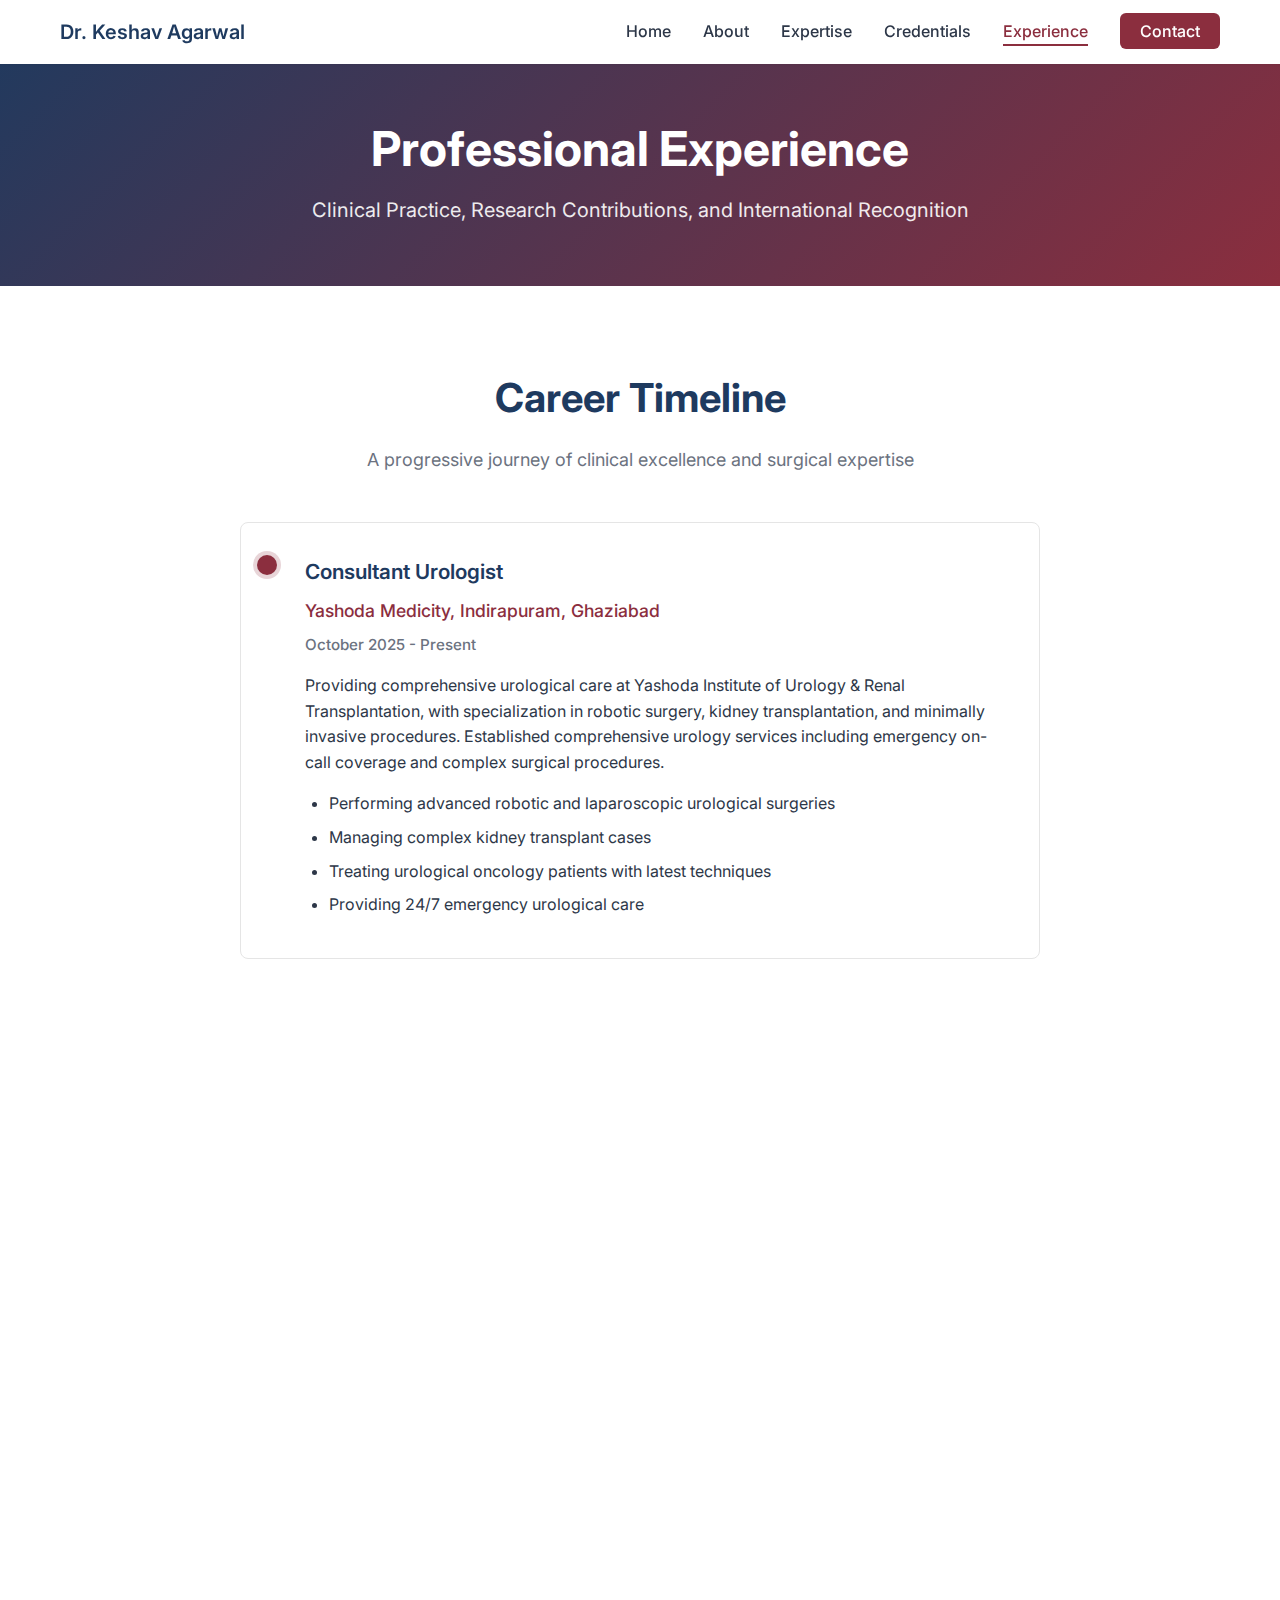
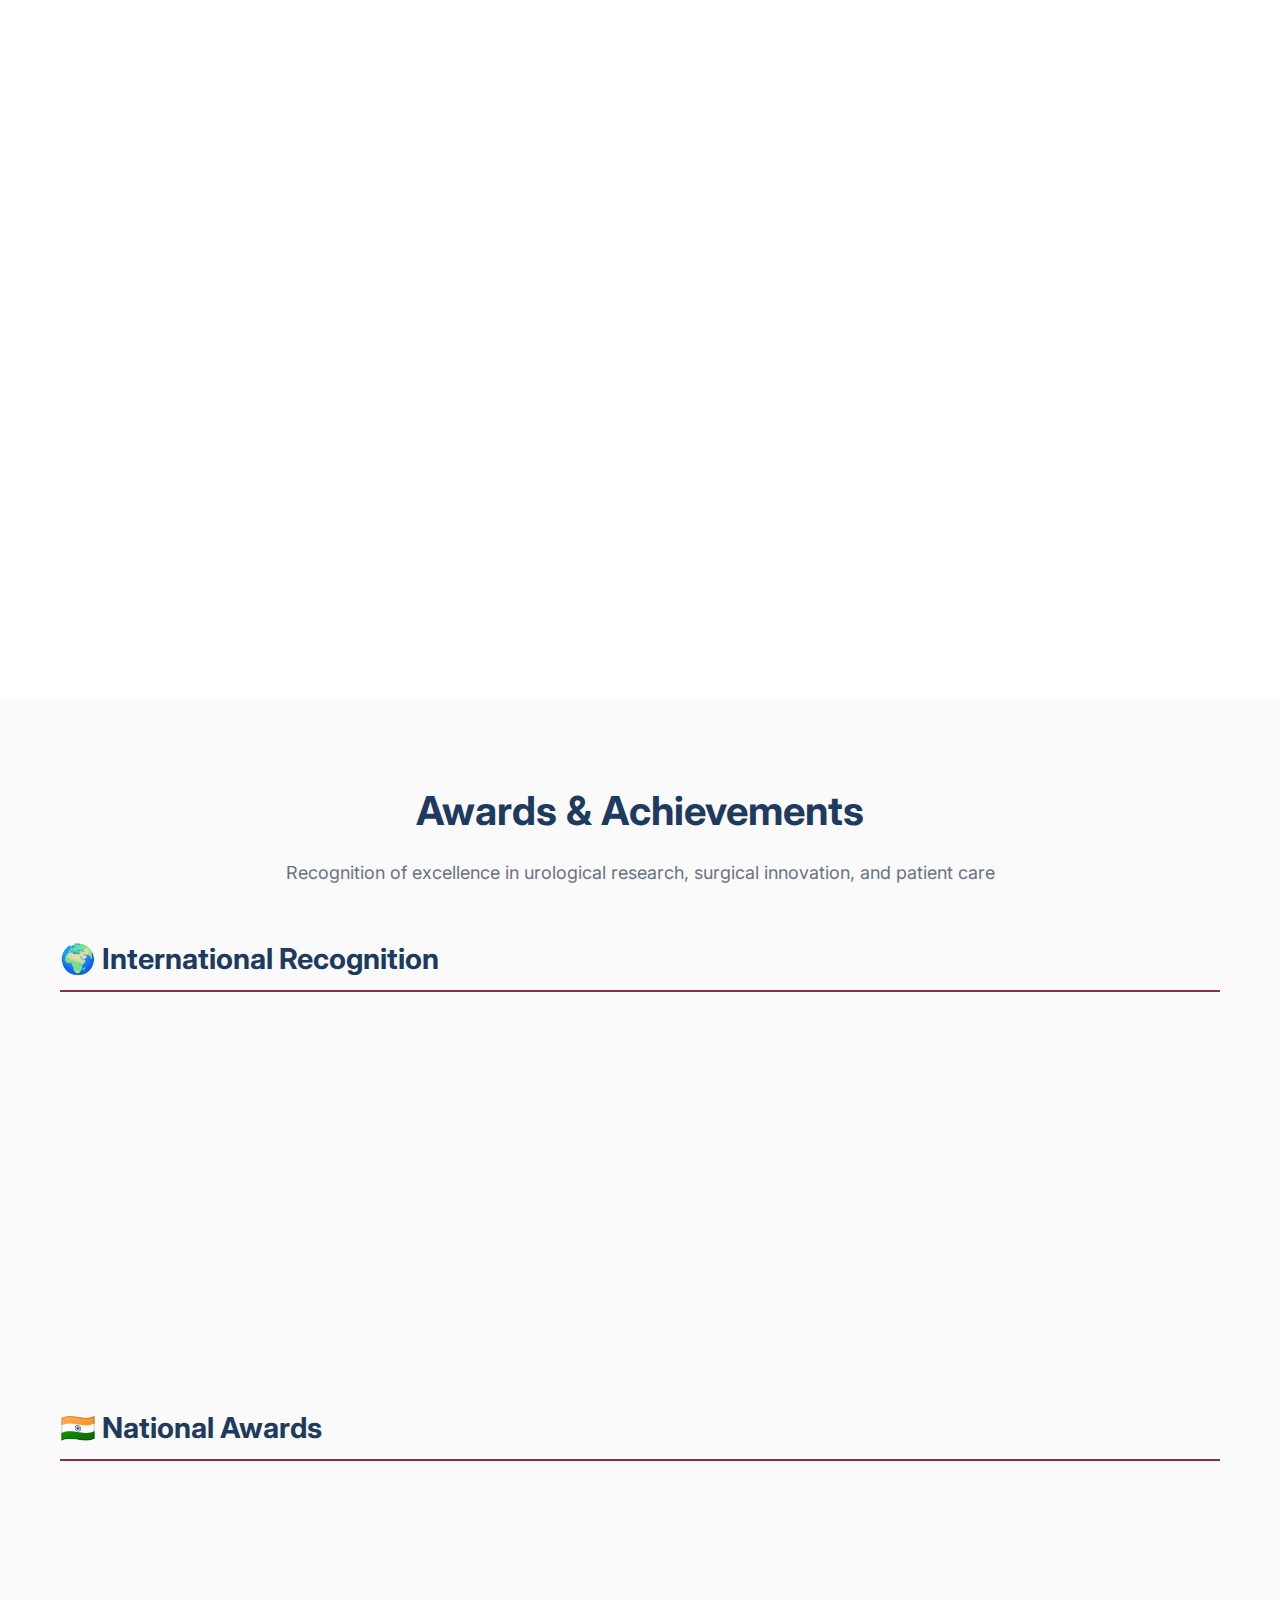
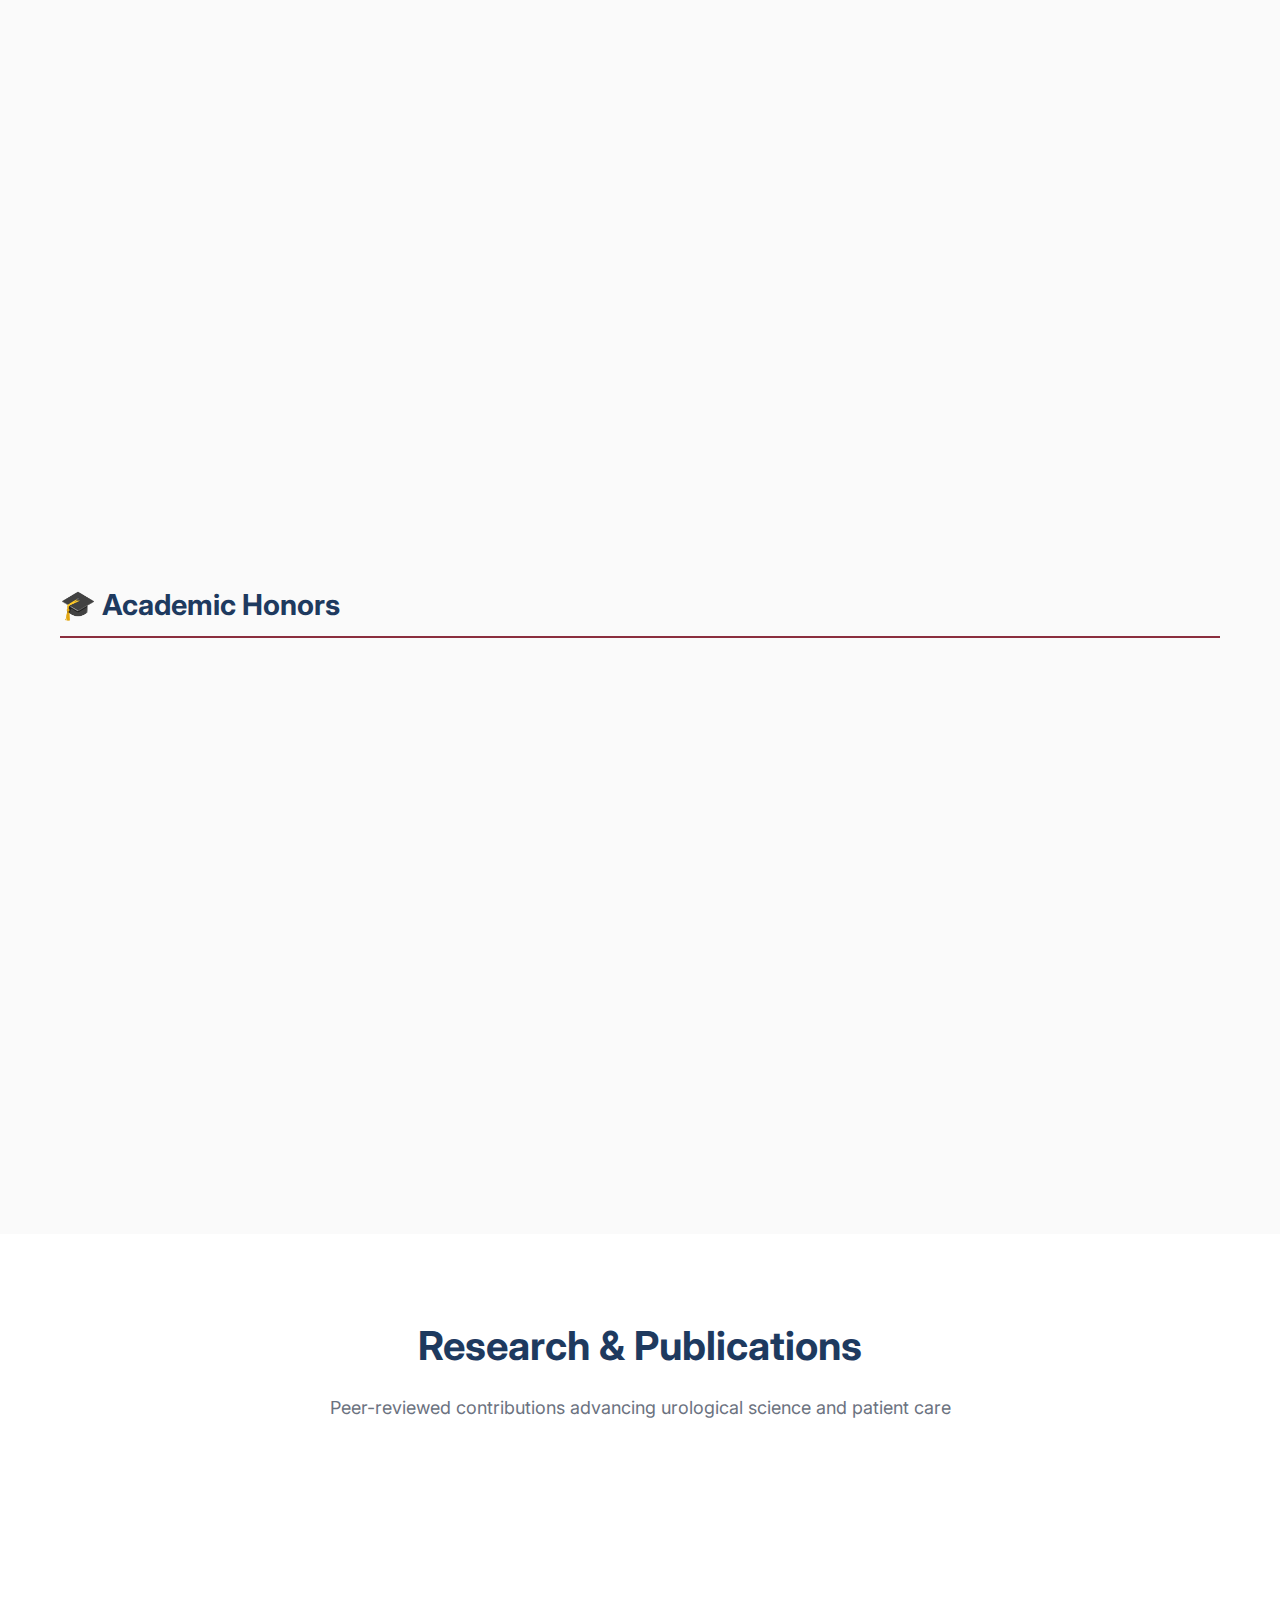
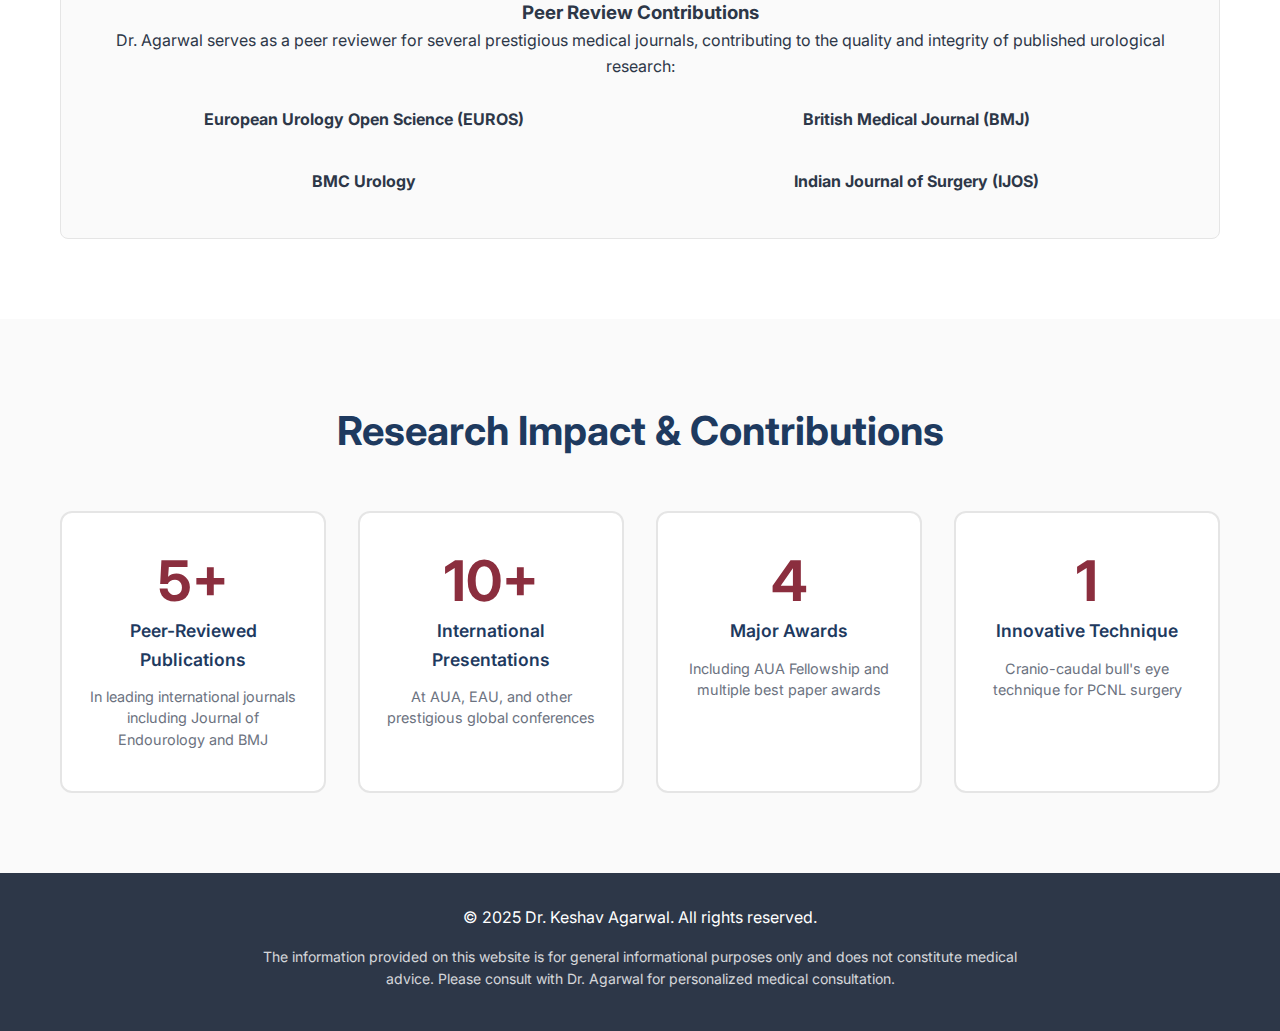
<file: experience.html>
<!DOCTYPE html>
<html lang="en">
<head>
    <meta charset="UTF-8">
    <meta name="viewport" content="width=device-width, initial-scale=1.0">

    <!-- Primary Meta Tags -->
    <title>Professional Experience - Dr. Keshav Agarwal | Urologist</title>
    <meta name="title" content="Professional Experience - Dr. Keshav Agarwal | Urologist">
    <meta name="description" content="Professional experience, achievements, awards, and research publications of Dr. Keshav Agarwal - Urologist at Yashoda Medicity, Ghaziabad">
    <meta name="keywords" content="Dr Keshav Agarwal experience, urologist publications, urology research, AUA fellowship, urological awards">
    <meta name="robots" content="index, follow">
    <link rel="canonical" href="https://keshav.uro.github.io/experience.html">

    <link rel="stylesheet" href="styles.css">
</head>
<body>
    <!-- Navigation -->
    <nav class="navbar" role="navigation" aria-label="Main navigation">
        <div class="container">
            <div class="nav-brand"><a href="index.html" style="color: inherit; text-decoration: none;">Dr. Keshav Agarwal</a></div>
            <ul class="nav-menu">
                <li><a href="index.html">Home</a></li>
                <li><a href="index.html#about">About</a></li>
                <li><a href="index.html#expertise">Expertise</a></li>
                <li><a href="credentials.html">Credentials</a></li>
                <li><a href="experience.html" class="active">Experience</a></li>
                <li><a href="index.html#contact" class="cta-button">Contact</a></li>
            </ul>
            <button class="mobile-menu-toggle" aria-label="Toggle mobile menu">☰</button>
        </div>
    </nav>

    <!-- Page Header -->
    <section class="credentials-header">
        <div class="container">
            <h1 class="page-title">Professional Experience</h1>
            <p class="page-subtitle">Clinical Practice, Research Contributions, and International Recognition</p>
        </div>
    </section>

    <!-- Professional Experience Timeline -->
    <section id="experience" class="experience section-padding">
        <div class="container">
            <h2 class="section-title">Career Timeline</h2>
            <p class="section-intro">A progressive journey of clinical excellence and surgical expertise</p>

            <div class="timeline">
                <div class="timeline-item current">
                    <div class="timeline-marker"></div>
                    <div class="timeline-content">
                        <h3>Consultant Urologist</h3>
                        <h4>Yashoda Medicity, Indirapuram, Ghaziabad</h4>
                        <p class="timeline-date">October 2025 - Present</p>
                        <p>Providing comprehensive urological care at Yashoda Institute of Urology & Renal Transplantation, with specialization in robotic surgery, kidney transplantation, and minimally invasive procedures. Established comprehensive urology services including emergency on-call coverage and complex surgical procedures.</p>
                        <ul>
                            <li>Performing advanced robotic and laparoscopic urological surgeries</li>
                            <li>Managing complex kidney transplant cases</li>
                            <li>Treating urological oncology patients with latest techniques</li>
                            <li>Providing 24/7 emergency urological care</li>
                        </ul>
                    </div>
                </div>

                <div class="timeline-item slide-in-left">
                    <div class="timeline-marker"></div>
                    <div class="timeline-content">
                        <h3>Consultant Urologist</h3>
                        <h4>Paras Hospital, Gurgaon</h4>
                        <p class="timeline-date">April 2025 - October 2025</p>
                        <p>Provided comprehensive urological consultations and surgical care with focus on advanced urological procedures. Managed diverse patient population requiring complex surgical interventions.</p>
                    </div>
                </div>

                <div class="timeline-item slide-in-left">
                    <div class="timeline-marker"></div>
                    <div class="timeline-content">
                        <h3>Fellowship in Robotics & Minimally Invasive Urology</h3>
                        <h4>Max Superspeciality Hospital, Saket, New Delhi</h4>
                        <p class="timeline-date">July 2024 - April 2025</p>
                        <p>Advanced fellowship training under renowned robotic surgery experts, gaining extensive experience in Da Vinci robotic system and minimally invasive urological techniques.</p>
                        <ul>
                            <li>DUSCON PG Award for Best International Publication</li>
                            <li>3rd Prize for Video Presentation at DUSCON 2024 (Rs. 10,000)</li>
                            <li>Faculty Speaker at NZUSICON 2024</li>
                            <li>Mastered robotic kidney transplantation techniques</li>
                            <li>Performed over 100+ robotic and minimally invasive procedures</li>
                        </ul>
                    </div>
                </div>

                <div class="timeline-item slide-in-left">
                    <div class="timeline-marker"></div>
                    <div class="timeline-content">
                        <h3>M.Ch. Urology (Super Specialization)</h3>
                        <h4>All India Institute of Medical Sciences (AIIMS), New Delhi</h4>
                        <p class="timeline-date">July 2021 - June 2024</p>
                        <p>Three-year super-specialization training in Urology at India's premier medical institution, achieving highest marks in final examination.</p>
                        <ul>
                            <li>Highest marks in M.Ch. Urology Final Professional Exam (63.2%)</li>
                            <li>AUA Travel Fellowship 2023 - Attended 118th Annual Meeting, Chicago, USA</li>
                            <li>1st Prize at INASRU 2nd Hackathon Fest (USD 1000), Indonesia</li>
                            <li>Marudhara Urology Trust Best Paper Award, NZUSICON 2022</li>
                            <li>Multiple presentations at international conferences</li>
                            <li>Extensive training in complex urological surgeries and kidney transplantation</li>
                        </ul>
                    </div>
                </div>
            </div>
        </div>
    </section>

    <!-- Awards & Achievements Section -->
    <section id="achievements" class="achievements section-padding bg-light">
        <div class="container">
            <h2 class="section-title">Awards & Achievements</h2>
            <p class="section-intro">Recognition of excellence in urological research, surgical innovation, and patient care</p>

            <div class="achievements-category">
                <h3 class="category-title">🌍 International Recognition</h3>
                <div class="achievement-list">
                    <div class="achievement-item highlight fade-in-up">
                        <span class="achievement-icon">🏆</span>
                        <div class="achievement-content">
                            <h4>AUA Travel Fellowship 2023</h4>
                            <p><strong>Awarded by Urological Society of India</strong></p>
                            <p>Prestigious fellowship to attend the 118th Annual Meeting of American Urological Association in Chicago, USA. One of the select few Indian urologists chosen for this honor, recognizing outstanding contributions to urological research.</p>
                        </div>
                    </div>
                    <div class="achievement-item highlight fade-in-up">
                        <span class="achievement-icon">🥇</span>
                        <div class="achievement-content">
                            <h4>1st Prize - INASRU 2nd Hackathon Fest</h4>
                            <p><strong>USD 1000 Prize</strong></p>
                            <p>Won first place at ASMIUA-AUSTEG 2023 International Conference in Indonesia for innovative urological research and problem-solving in robotic surgery applications.</p>
                        </div>
                    </div>
                </div>
            </div>

            <div class="achievements-category">
                <h3 class="category-title">🇮🇳 National Awards</h3>
                <div class="achievement-list">
                    <div class="achievement-item fade-in-up">
                        <span class="achievement-icon">📜</span>
                        <div class="achievement-content">
                            <h4>DUSCON PG Award for Best International Publication</h4>
                            <p><strong>NZUSICON 2024, Gurugram, India</strong></p>
                            <p>Recognized for outstanding research published in international journals, demonstrating significant contribution to urological science.</p>
                        </div>
                    </div>
                    <div class="achievement-item fade-in-up">
                        <span class="achievement-icon">🥉</span>
                        <div class="achievement-content">
                            <h4>3rd Prize - Video Presentation (Rs. 10,000)</h4>
                            <p><strong>DUSCON 2024</strong></p>
                            <p>Awarded for exceptional video presentation on robot-assisted kidney transplantation research, showcasing surgical innovation and technical expertise.</p>
                        </div>
                    </div>
                    <div class="achievement-item fade-in-up">
                        <span class="achievement-icon">📚</span>
                        <div class="achievement-content">
                            <h4>Marudhara Urology Trust Best Paper Award</h4>
                            <p><strong>NZUSICON 2022</strong></p>
                            <p>Recognized for groundbreaking research on renal cell carcinoma biomarkers, advancing understanding of kidney cancer diagnostics.</p>
                        </div>
                    </div>
                    <div class="achievement-item fade-in-up">
                        <span class="achievement-icon">🎤</span>
                        <div class="achievement-content">
                            <h4>Faculty Speaker - NZUSICON 2024</h4>
                            <p><strong>National Urological Conference</strong></p>
                            <p>Invited as faculty speaker to present research and surgical techniques to fellow urologists, demonstrating expertise and thought leadership in the field.</p>
                        </div>
                    </div>
                </div>
            </div>

            <div class="achievements-category">
                <h3 class="category-title">🎓 Academic Honors</h3>
                <div class="achievement-list">
                    <div class="achievement-item fade-in-up">
                        <span class="achievement-icon">🏆</span>
                        <div class="achievement-content">
                            <h4>Dr. D.C. Bhutani Gold Medal in Ophthalmology</h4>
                            <p><strong>MBBS, AIIMS New Delhi</strong></p>
                            <p>Highest academic honor during undergraduate medical education.</p>
                        </div>
                    </div>
                    <div class="achievement-item fade-in-up">
                        <span class="achievement-icon">🏆</span>
                        <div class="achievement-content">
                            <h4>Hira Lal Gold Medal for Best Postgraduate Student</h4>
                            <p><strong>MS Surgery, AIIMS New Delhi</strong></p>
                            <p>Distinguished as the best postgraduate student in Master of Surgery program.</p>
                        </div>
                    </div>
                    <div class="achievement-item fade-in-up">
                        <span class="achievement-icon">🎯</span>
                        <div class="achievement-content">
                            <h4>Highest Marks in M.Ch. Urology Final Exam</h4>
                            <p><strong>63.2% - AIIMS New Delhi, 2024</strong></p>
                            <p>Topped the final professional examination in super-specialization program.</p>
                        </div>
                    </div>
                </div>
            </div>
        </div>
    </section>

    <!-- Publications Section -->
    <section id="publications" class="publications section-padding">
        <div class="container">
            <h2 class="section-title">Research & Publications</h2>
            <p class="section-intro">Peer-reviewed contributions advancing urological science and patient care</p>

            <div class="publications-list">
                <div class="publication-item featured">
                    <span class="publication-type">Original Article - Accepted</span>
                    <h4>Extraperitoneal Robot-assisted Kidney Transplant (EP-RAKT): A Novel Approach</h4>
                    <p class="authors"><strong>Keshav Agarwal</strong>, Anant Kumar, Samit Chaturvedi, Pragnesh Desai</p>
                    <p class="journal"><strong>Journal of Endourology</strong> - Accepted for publication (2024)</p>
                    <p class="publication-desc">Groundbreaking research on innovative extraperitoneal approach to robotic kidney transplantation, demonstrating improved outcomes and reduced complications.</p>
                </div>

                <div class="publication-item">
                    <span class="publication-type">Original Article</span>
                    <h4>Abdominopelvic Paragangliomas: A Cohort Review of 15-year Experience</h4>
                    <p class="authors"><strong>Agarwal K</strong>, Ramachandran R, Tandon N, et al.</p>
                    <p class="journal"><strong>Indian Journal of Surgery</strong> (2024). https://doi.org/10.1007/s12262-024-04212-9</p>
                    <p class="publication-desc">Comprehensive analysis of rare adrenal tumors based on 15 years of clinical experience, providing valuable insights for surgical management.</p>
                </div>

                <div class="publication-item">
                    <span class="publication-type">Original Article</span>
                    <h4>Role of Contrast-Enhanced Ultrasound in Evaluation of Cystic Renal Mass</h4>
                    <p class="authors">Das CJ, <strong>Agarwal K</strong>, Sharma S, Seth A</p>
                    <p class="journal"><strong>Journal of Ultrasound Medicine</strong>. 2023;42(12):2873-2881</p>
                    <p class="publication-desc">Novel imaging technique for accurate diagnosis of complex kidney masses, improving patient outcomes through better diagnostic accuracy.</p>
                </div>

                <div class="publication-item">
                    <span class="publication-type">Case Report</span>
                    <h4>IgG4 Related Disease of Testis: A Rare Clinical Entity Masquerading as Testicular Mass</h4>
                    <p class="authors"><strong>Keshav Agarwal</strong>, Siddharth Jain, Seema Kaushal</p>
                    <p class="journal"><strong>BMJ Case Reports</strong>. http://dx.doi.org/10.1136/bcr-2024-262636</p>
                    <p class="publication-desc">First reported case of rare testicular condition, contributing to medical literature and improving diagnostic awareness.</p>
                </div>

                <div class="publication-item featured">
                    <span class="publication-type">Original Article - Under Review</span>
                    <h4>Cranio-caudal Bull's Eye Technique for Superior Calyceal Access During Percutaneous Nephrolithotomy</h4>
                    <p class="authors"><strong>Keshav Agarwal</strong>, Rajeev Kumar, Chandan J Das</p>
                    <p class="journal"><strong>Urolithiasis</strong> - Submitted for publication</p>
                    <p class="publication-desc">Innovative surgical technique developed by Dr. Agarwal for improved kidney stone removal, demonstrating superior outcomes and reduced complications in challenging cases.</p>
                </div>

                <div class="publication-item">
                    <span class="publication-type">Conference Presentation</span>
                    <h4>Multiple Presentations at International Conferences</h4>
                    <p class="publication-desc">Presented research findings at prestigious conferences including:</p>
                    <ul class="conference-list">
                        <li><strong>American Urological Association (AUA)</strong> Annual Meeting, Chicago, USA (2023)</li>
                        <li><strong>European Association of Urology (EAU)</strong> Congress</li>
                        <li><strong>Urological Association of Asia (UAA)</strong></li>
                        <li><strong>ASMIUA-AUSTEG</strong> International Conference, Indonesia (2023)</li>
                        <li><strong>NZUSICON</strong> - Multiple presentations (2022, 2024)</li>
                    </ul>
                </div>
            </div>

            <div class="reviewer-note">
                <h3>Peer Review Contributions</h3>
                <p>Dr. Agarwal serves as a peer reviewer for several prestigious medical journals, contributing to the quality and integrity of published urological research:</p>
                <ul class="reviewer-list">
                    <li><strong>European Urology Open Science (EUROS)</strong></li>
                    <li><strong>British Medical Journal (BMJ)</strong></li>
                    <li><strong>BMC Urology</strong></li>
                    <li><strong>Indian Journal of Surgery (IJOS)</strong></li>
                </ul>
            </div>
        </div>
    </section>

    <!-- Impact Summary Section -->
    <section class="impact-summary section-padding bg-light">
        <div class="container">
            <h2 class="section-title">Research Impact & Contributions</h2>
            <div class="impact-grid">
                <div class="impact-item">
                    <div class="impact-number">5+</div>
                    <div class="impact-label">Peer-Reviewed Publications</div>
                    <p>In leading international journals including Journal of Endourology and BMJ</p>
                </div>
                <div class="impact-item">
                    <div class="impact-number">10+</div>
                    <div class="impact-label">International Presentations</div>
                    <p>At AUA, EAU, and other prestigious global conferences</p>
                </div>
                <div class="impact-item">
                    <div class="impact-number">4</div>
                    <div class="impact-label">Major Awards</div>
                    <p>Including AUA Fellowship and multiple best paper awards</p>
                </div>
                <div class="impact-item">
                    <div class="impact-number">1</div>
                    <div class="impact-label">Innovative Technique</div>
                    <p>Cranio-caudal bull's eye technique for PCNL surgery</p>
                </div>
            </div>
        </div>
    </section>

    <!-- Footer -->
    <footer class="footer">
        <div class="container">
            <div class="footer-content">
                <p>&copy; 2025 Dr. Keshav Agarwal. All rights reserved.</p>
                <p class="footer-disclaimer">
                    The information provided on this website is for general informational purposes only
                    and does not constitute medical advice. Please consult with Dr. Agarwal for personalized medical consultation.
                </p>
            </div>
        </div>
    </footer>
    <script src="script.js"></script>
    <script src="animations.js"></script>
</body>
</html>
</file>
<file: styles.css>
/* Import Google Fonts */
@import url('https://fonts.googleapis.com/css2?family=Inter:wght@300;400;500;600;700&display=swap');

/* CSS Variables - Photo-Inspired Color Palette */
:root {
    --primary-color: #1e3a5f;        /* Navy blue from suit - for text and headers */
    --accent-burgundy: #8b2e3e;      /* Burgundy from tie - primary CTA color */
    --accent-bronze: #a67c52;        /* Bronze from background - subtle accents */
    --text-dark: #2d3748;            /* Dark gray for body text */
    --text-light: #6b7280;           /* Light gray for secondary text */
    --background-white: #ffffff;     /* Pure white - main background */
    --background-light: #fafafa;     /* Very light gray - subtle sections */
    --border-light: #e5e5e5;         /* Light border for cards */
    --gold-accent: #d4af37;          /* Gold for medals */
}

/* Reset and Base Styles */
* {
    margin: 0;
    padding: 0;
    box-sizing: border-box;
}

body {
    font-family: 'Inter', -apple-system, BlinkMacSystemFont, 'Segoe UI', sans-serif;
    color: var(--text-dark);
    line-height: 1.6;
    background: var(--background-white);
}

/* Container */
.container {
    max-width: 1200px;
    margin: 0 auto;
    padding: 0 20px;
}

/* Background utilities */
.bg-light {
    background: var(--background-light);
}

/* Section padding */
.section-padding {
    padding: 80px 20px;
}

/* Section titles */
.section-title {
    text-align: center;
    font-size: 2.5rem;
    margin-bottom: 1rem;
    color: var(--primary-color);
    font-weight: 700;
}

.section-intro {
    text-align: center;
    font-size: 1.125rem;
    color: var(--text-light);
    margin-bottom: 3rem;
}

/* Smooth transitions */
a {
    transition: color 0.3s ease, background-color 0.3s ease, transform 0.3s ease;
}

/* Reduce motion for accessibility */
@media (prefers-reduced-motion: reduce) {
    *,
    *::before,
    *::after {
        animation-duration: 0.01ms !important;
        animation-iteration-count: 1 !important;
        transition-duration: 0.01ms !important;
    }
}

/* Scroll Animation */
.fade-in {
    opacity: 0;
    transform: translateY(30px);
    transition: opacity 0.6s ease, transform 0.6s ease;
}

.fade-in.visible {
    opacity: 1;
    transform: translateY(0);
}

/* ===================================
   Enhanced Professional Animations
   =================================== */

/* Scroll-triggered fade-in animations with delays for staggering */
.fade-in-up {
    opacity: 0;
    transform: translateY(40px);
    transition: opacity 0.8s cubic-bezier(0.4, 0, 0.2, 1),
                transform 0.8s cubic-bezier(0.4, 0, 0.2, 1);
}

.fade-in-up.visible {
    opacity: 1;
    transform: translateY(0);
}

/* Staggered animation delays for sequential appearance */
.fade-in-delay-1 { transition-delay: 0.1s; }
.fade-in-delay-2 { transition-delay: 0.2s; }
.fade-in-delay-3 { transition-delay: 0.3s; }
.fade-in-delay-4 { transition-delay: 0.4s; }

/* Scale animation for cards */
.scale-in {
    opacity: 0;
    transform: scale(0.95);
    transition: opacity 0.6s ease, transform 0.6s ease;
}

.scale-in.visible {
    opacity: 1;
    transform: scale(1);
}

/* Slide in from left for timeline items */
.slide-in-left {
    opacity: 0;
    transform: translateX(-30px);
    transition: opacity 0.7s ease, transform 0.7s ease;
}

.slide-in-left.visible {
    opacity: 1;
    transform: translateX(0);
}

/* Slide in from right for alternate content */
.slide-in-right {
    opacity: 0;
    transform: translateX(30px);
    transition: opacity 0.7s ease, transform 0.7s ease;
}

.slide-in-right.visible {
    opacity: 1;
    transform: translateX(0);
}

/* Enhanced hover effects for cards */
.animate-card {
    transition: transform 0.3s cubic-bezier(0.4, 0, 0.2, 1),
                box-shadow 0.3s cubic-bezier(0.4, 0, 0.2, 1);
}

.animate-card:hover {
    transform: translateY(-8px);
    box-shadow: 0 12px 24px rgba(0, 0, 0, 0.12);
}

/* Subtle pulse animation for CTA buttons */
@keyframes subtle-pulse {
    0%, 100% {
        box-shadow: 0 4px 12px rgba(139, 46, 62, 0.3);
    }
    50% {
        box-shadow: 0 4px 20px rgba(139, 46, 62, 0.5);
    }
}

.pulse-subtle {
    animation: subtle-pulse 3s ease-in-out infinite;
}

/* Hero image entrance animation */
.hero-image-animate {
    animation: fadeInScale 1s cubic-bezier(0.4, 0, 0.2, 1) forwards;
}

@keyframes fadeInScale {
    from {
        opacity: 0;
        transform: scale(0.95);
    }
    to {
        opacity: 1;
        transform: scale(1);
    }
}

/* Smooth underline animation for navigation */
.nav-menu a {
    position: relative;
}

.nav-menu a::after {
    content: '';
    position: absolute;
    bottom: -5px;
    left: 0;
    width: 0;
    height: 2px;
    background: var(--accent-burgundy);
    transition: width 0.3s ease;
}

.nav-menu a:hover::after,
.nav-menu a.active::after {
    width: 100%;
}

/* Image zoom on hover - subtle */
.image-zoom {
    overflow: hidden;
    border-radius: 12px;
}

.image-zoom img {
    transition: transform 0.5s cubic-bezier(0.4, 0, 0.2, 1);
}

.image-zoom:hover img {
    transform: scale(1.05);
}

/* Counter animation for statistics */
@keyframes countUp {
    from {
        opacity: 0;
        transform: translateY(20px);
    }
    to {
        opacity: 1;
        transform: translateY(0);
    }
}

.animate-count {
    animation: countUp 0.6s ease forwards;
}

/* Accessibility: Respect reduced motion preference */
@media (prefers-reduced-motion: reduce) {
    .fade-in-up,
    .scale-in,
    .slide-in-left,
    .slide-in-right,
    .fade-in,
    .hero-image-animate,
    .animate-card,
    .pulse-subtle,
    .image-zoom img {
        animation: none !important;
        transition: none !important;
        opacity: 1 !important;
        transform: none !important;
    }

    .nav-menu a::after {
        transition: none !important;
    }
}

/* ===================================
   Navigation
   =================================== */
.navbar {
    position: fixed;
    top: 0;
    width: 100%;
    background: var(--background-white);
    box-shadow: 0 1px 3px rgba(0,0,0,0.05);
    z-index: 1000;
    padding: 1rem 0;
}

.navbar .container {
    display: flex;
    justify-content: space-between;
    align-items: center;
}

.nav-brand {
    font-size: 1.25rem;
    font-weight: 600;
    color: var(--primary-color);
}

.nav-menu {
    display: flex;
    list-style: none;
    gap: 2rem;
    align-items: center;
}

.nav-menu a {
    color: var(--text-dark);
    text-decoration: none;
    font-weight: 500;
    transition: color 0.3s;
}

.nav-menu a:hover,
.nav-menu a.active {
    color: var(--accent-burgundy);
}

.cta-button {
    background: var(--accent-burgundy);
    color: var(--background-white) !important;
    padding: 0.5rem 1.25rem;
    border-radius: 6px;
}

.cta-button:hover {
    background: #6d2331;
}

.mobile-menu-toggle {
    display: none;
    background: none;
    border: none;
    font-size: 1.5rem;
    cursor: pointer;
    color: var(--primary-color);
}

/* ===================================
   Hero Section
   =================================== */
.hero {
    min-height: 100vh;
    display: flex;
    align-items: center;
    background: var(--background-light);
    padding: 100px 20px 60px;
}

.hero-container {
    display: grid;
    grid-template-columns: 400px 1fr;
    gap: 4rem;
    align-items: center;
}

.hero-image-wrapper {
    position: relative;
}

.hero-image {
    width: 100%;
    height: auto;
    border-radius: 8px;
    box-shadow: 0 10px 40px rgba(0, 0, 0, 0.15);
    object-fit: cover;
}

.hero-content {
    text-align: left;
}

.hero-title {
    font-size: 3rem;
    font-weight: 700;
    color: var(--primary-color);
    margin-bottom: 0.5rem;
    line-height: 1.2;
}

.hero-subtitle {
    font-size: 1.25rem;
    font-weight: 500;
    color: var(--accent-burgundy);
    margin-bottom: 1rem;
}

.hero-credentials {
    font-size: 1rem;
    color: var(--text-dark);
    margin-bottom: 0.5rem;
    font-weight: 500;
}

.hero-position {
    font-size: 1.125rem;
    color: var(--text-light);
    margin-bottom: 1.5rem;
}

.hero-specialties {
    display: flex;
    flex-wrap: wrap;
    gap: 0.75rem;
    margin-bottom: 2rem;
}

.specialty-tag {
    background: var(--background-white);
    color: var(--primary-color);
    padding: 0.5rem 1rem;
    border-radius: 20px;
    font-size: 0.875rem;
    font-weight: 500;
    border: 1px solid var(--border-light);
}

.hero-cta {
    display: flex;
    gap: 1rem;
}

.btn-primary {
    display: inline-block;
    padding: 0.875rem 2rem;
    background: var(--accent-burgundy);
    color: var(--background-white);
    text-decoration: none;
    border-radius: 6px;
    font-weight: 600;
    transition: all 0.3s;
}

.btn-primary:hover {
    background: #6d2331;
    transform: translateY(-2px);
    box-shadow: 0 4px 12px rgba(139, 46, 62, 0.3);
}

.btn-secondary {
    display: inline-block;
    padding: 0.875rem 2rem;
    background: transparent;
    color: var(--primary-color);
    text-decoration: none;
    border-radius: 6px;
    font-weight: 600;
    border: 2px solid var(--primary-color);
    transition: all 0.3s;
}

.btn-secondary:hover {
    background: var(--primary-color);
    color: var(--background-white);
}

/* Responsive Hero - Mobile */
@media (max-width: 968px) {
    .hero-container {
        grid-template-columns: 1fr;
        gap: 2rem;
        text-align: center;
    }

    .hero-content {
        text-align: center;
    }

    .hero-image-wrapper {
        max-width: 350px;
        margin: 0 auto;
    }

    .hero-title {
        font-size: 2.25rem;
    }

    .hero-specialties {
        justify-content: center;
    }

    .hero-cta {
        justify-content: center;
        flex-direction: column;
    }
}

@media (max-width: 768px) {
    .nav-menu {
        display: none;
        position: absolute;
        top: 100%;
        left: 0;
        width: 100%;
        background: var(--background-white);
        flex-direction: column;
        padding: 1rem 0;
        box-shadow: 0 4px 6px rgba(0,0,0,0.1);
    }

    .nav-menu.active {
        display: flex;
    }

    .mobile-menu-toggle {
        display: block;
    }
}

/* ===================================
   About Section
   =================================== */
.about-content {
    max-width: 900px;
    margin: 0 auto;
    font-size: 1.125rem;
    line-height: 1.8;
}

.about-content .lead {
    font-size: 1.3rem;
    font-weight: 500;
    color: var(--primary-color);
    margin-bottom: 1.5rem;
}

.about-content p {
    margin-bottom: 1.5rem;
    color: var(--text-dark);
}

/* ===================================
   Qualifications Section
   =================================== */
.qualifications-grid {
    display: grid;
    grid-template-columns: repeat(auto-fit, minmax(300px, 1fr));
    gap: 2rem;
}

.qualification-card {
    background: var(--background-white);
    padding: 2rem;
    border-radius: 8px;
    box-shadow: 0 2px 8px rgba(0,0,0,0.05);
    transition: transform 0.3s, box-shadow 0.3s;
    border: 1px solid var(--border-light);
}

.qualification-card:hover {
    transform: translateY(-5px);
    box-shadow: 0 8px 16px rgba(0,0,0,0.1);
}

.qualification-card.gold-medal {
    border: 2px solid var(--gold-accent);
    background: linear-gradient(to bottom, #fffef8, #ffffff);
    position: relative;
}

.qualification-card.gold-medal::before {
    content: '';
    position: absolute;
    top: -1px;
    left: -1px;
    right: -1px;
    bottom: -1px;
    background: linear-gradient(135deg, var(--gold-accent), #f4e4c1);
    border-radius: 8px;
    z-index: -1;
    opacity: 0.08;
}

.medal-icon {
    font-size: 3rem;
    text-align: center;
    margin-bottom: 1rem;
}

.qualification-card h3 {
    font-size: 1.25rem;
    color: var(--primary-color);
    margin-bottom: 0.75rem;
    font-weight: 600;
}

.qualification-card .institution {
    font-size: 1rem;
    color: var(--accent-burgundy);
    font-weight: 500;
    margin-bottom: 0.5rem;
}

.qualification-card .detail {
    font-size: 0.9rem;
    color: var(--text-light);
    line-height: 1.5;
}

/* ===================================
   Expertise Section
   =================================== */
.expertise-grid {
    display: grid;
    grid-template-columns: repeat(auto-fit, minmax(250px, 1fr));
    gap: 2rem;
}

.expertise-item {
    text-align: center;
    padding: 2rem;
    background: var(--background-white);
    border-radius: 8px;
    box-shadow: 0 2px 8px rgba(0,0,0,0.05);
    border: 1px solid var(--border-light);
    transition: transform 0.3s, box-shadow 0.3s;
}

.expertise-item:hover {
    transform: translateY(-5px);
    box-shadow: 0 8px 16px rgba(0,0,0,0.1);
}

.expertise-icon {
    font-size: 3rem;
    margin-bottom: 1rem;
}

.expertise-item h3 {
    font-size: 1.2rem;
    color: var(--primary-color);
    margin-bottom: 0.75rem;
    font-weight: 600;
}

.expertise-item p {
    color: var(--text-dark);
    font-size: 0.95rem;
    line-height: 1.6;
}

/* ===================================
   Experience Section - Timeline
   =================================== */
.timeline {
    position: relative;
    max-width: 800px;
    margin: 0 auto;
}

.timeline-item {
    position: relative;
    padding: 2rem 2rem 2rem 4rem;
    margin-bottom: 2rem;
    background: var(--background-white);
    border-radius: 8px;
    border: 1px solid var(--border-light);
}

.timeline-marker {
    position: absolute;
    left: 1rem;
    top: 2rem;
    width: 20px;
    height: 20px;
    background: var(--primary-color);
    border-radius: 50%;
    z-index: 1;
}

.timeline-item.current .timeline-marker {
    background: var(--accent-burgundy);
    box-shadow: 0 0 0 4px rgba(139, 46, 62, 0.2);
}

.timeline-content h3 {
    font-size: 1.3rem;
    color: var(--primary-color);
    margin-bottom: 0.5rem;
    font-weight: 600;
}

.timeline-content h4 {
    font-size: 1.1rem;
    color: var(--accent-burgundy);
    margin-bottom: 0.5rem;
    font-weight: 500;
}

.timeline-date {
    font-size: 0.95rem;
    color: var(--text-light);
    margin-bottom: 1rem;
    font-weight: 500;
}

.timeline-content ul {
    margin-top: 1rem;
    padding-left: 1.5rem;
}

.timeline-content li {
    color: var(--text-dark);
    margin-bottom: 0.5rem;
    line-height: 1.6;
}

/* ===================================
   Achievements Section
   =================================== */
.achievements-category {
    margin-bottom: 3rem;
}

.category-title {
    font-size: 1.8rem;
    color: var(--primary-color);
    margin-bottom: 1.5rem;
    border-bottom: 2px solid var(--accent-burgundy);
    padding-bottom: 0.5rem;
}

.achievement-list {
    display: flex;
    flex-direction: column;
    gap: 1rem;
}

.achievement-item {
    display: flex;
    align-items: flex-start;
    gap: 1.5rem;
    padding: 1.5rem;
    background: var(--background-white);
    border-radius: 8px;
    box-shadow: 0 2px 8px rgba(0,0,0,0.05);
    border: 1px solid var(--border-light);
    transition: transform 0.3s, box-shadow 0.3s;
}

.achievement-item:hover {
    transform: translateX(5px);
    box-shadow: 0 4px 12px rgba(0,0,0,0.08);
}

.achievement-item.highlight {
    border-left: 4px solid var(--accent-burgundy);
    background: linear-gradient(to right, #fef5f6, #ffffff);
}

.achievement-icon {
    font-size: 2rem;
    flex-shrink: 0;
}

.achievement-content h4 {
    font-size: 1.1rem;
    color: var(--primary-color);
    margin-bottom: 0.5rem;
    font-weight: 600;
}

.achievement-content p {
    color: var(--text-dark);
    line-height: 1.6;
}

.memberships-grid {
    display: grid;
    grid-template-columns: repeat(auto-fit, minmax(200px, 1fr));
    gap: 1.5rem;
    margin-top: 2rem;
}

.membership-badge {
    text-align: center;
    padding: 1.5rem;
    background: var(--accent-burgundy);
    color: var(--background-white);
    border-radius: 8px;
    transition: transform 0.3s;
}

.membership-badge:hover {
    transform: translateY(-5px);
}

.membership-abbr {
    display: block;
    font-size: 2rem;
    font-weight: bold;
    margin-bottom: 0.5rem;
}

.membership-badge p {
    font-size: 0.9rem;
}

/* ===================================
   Publications Section
   =================================== */
.publications-list {
    display: flex;
    flex-direction: column;
    gap: 1.5rem;
}

.publication-item {
    padding: 1.5rem;
    background: var(--background-white);
    border-radius: 8px;
    border: 1px solid var(--border-light);
    border-left: 4px solid var(--accent-bronze);
    transition: transform 0.3s, box-shadow 0.3s;
}

.publication-item:hover {
    transform: translateX(4px);
    box-shadow: 0 2px 12px rgba(0,0,0,0.08);
}

.publication-type {
    display: inline-block;
    background: var(--accent-burgundy);
    color: var(--background-white);
    padding: 0.25rem 0.75rem;
    border-radius: 4px;
    font-size: 0.875rem;
    margin-bottom: 0.5rem;
}

.publication-item h4 {
    font-size: 1.1rem;
    color: var(--primary-color);
    margin-bottom: 0.75rem;
    font-weight: 600;
}

.publication-item .authors {
    font-size: 0.95rem;
    color: var(--text-dark);
    margin-bottom: 0.5rem;
    font-style: italic;
}

.publication-item .journal {
    font-size: 0.9rem;
    color: var(--text-light);
    line-height: 1.5;
}

.reviewer-note {
    margin-top: 3rem;
    padding: 2rem;
    background: var(--background-light);
    color: var(--text-dark);
    border-radius: 8px;
    text-align: center;
    border: 1px solid var(--border-light);
}

.reviewer-note h4 {
    font-size: 1.2rem;
    color: var(--primary-color);
    margin-bottom: 0.75rem;
}

/* ===================================
   Contact Section
   =================================== */
.contact-grid {
    display: grid;
    grid-template-columns: repeat(auto-fit, minmax(350px, 1fr));
    gap: 3rem;
    margin-top: 3rem;
}

.contact-info h3,
.contact-cta h3 {
    font-size: 1.5rem;
    color: var(--primary-color);
    margin-bottom: 1.5rem;
    font-weight: 600;
}

.contact-item {
    display: flex;
    align-items: flex-start;
    gap: 1rem;
    margin-bottom: 1.5rem;
    padding: 1rem;
    background: var(--background-light);
    border-radius: 8px;
    border: 1px solid var(--border-light);
}

.contact-item.whatsapp-highlight {
    background: linear-gradient(135deg, #25D366 0%, #128C7E 100%);
    color: var(--background-white);
    border: none;
}

.contact-icon {
    font-size: 2rem;
    flex-shrink: 0;
}

.contact-item h4 {
    font-size: 1rem;
    font-weight: 600;
    margin-bottom: 0.25rem;
}

.contact-item p {
    font-size: 0.95rem;
}

.contact-item a {
    color: var(--accent-burgundy);
    text-decoration: none;
    font-weight: 500;
}

.whatsapp-highlight a {
    color: var(--background-white);
}

.whatsapp-link {
    display: inline-block;
    padding: 0.75rem 1.5rem;
    background: var(--background-white);
    color: #25D366 !important;
    text-decoration: none;
    border-radius: 25px;
    font-weight: 600;
    transition: transform 0.3s;
}

.whatsapp-link:hover {
    transform: scale(1.05);
}

.consultation-list {
    margin: 1.5rem 0;
    padding-left: 1.5rem;
}

.consultation-list li {
    color: var(--text-dark);
    margin-bottom: 0.75rem;
    line-height: 1.6;
}

.btn-whatsapp {
    display: inline-block;
    padding: 1rem 2rem;
    background: #25D366;
    color: var(--background-white);
    text-decoration: none;
    border-radius: 30px;
    font-weight: 600;
    font-size: 1.1rem;
    margin-top: 1.5rem;
    transition: all 0.3s;
}

.btn-whatsapp:hover {
    background: #128C7E;
    transform: translateY(-2px);
    box-shadow: 0 4px 12px rgba(37, 211, 102, 0.4);
}

/* Floating WhatsApp Button */
.whatsapp-float {
    position: fixed;
    bottom: 30px;
    right: 30px;
    width: 60px;
    height: 60px;
    background: #25D366;
    color: var(--background-white);
    border-radius: 50%;
    display: flex;
    align-items: center;
    justify-content: center;
    box-shadow: 0 4px 12px rgba(0,0,0,0.3);
    z-index: 1000;
    transition: all 0.3s;
}

.whatsapp-float:hover {
    transform: scale(1.1);
    box-shadow: 0 6px 20px rgba(37, 211, 102, 0.5);
}

.whatsapp-float svg {
    width: 35px;
    height: 35px;
}

/* ===================================
   Footer
   =================================== */
.footer {
    background: var(--text-dark);
    color: var(--background-white);
    padding: 2rem 0;
    text-align: center;
}

.footer-content p {
    margin-bottom: 0.5rem;
}

.footer-disclaimer {
    margin-top: 1rem;
    font-size: 0.875rem;
    opacity: 0.8;
    max-width: 800px;
    margin-left: auto;
    margin-right: auto;
}

/* ===================================
   Responsive Mobile Adjustments
   =================================== */
@media (max-width: 768px) {
    .contact-grid {
        grid-template-columns: 1fr;
    }

    .expertise-grid {
        grid-template-columns: 1fr;
    }

    .qualifications-grid {
        grid-template-columns: 1fr;
    }

    .memberships-grid {
        grid-template-columns: repeat(2, 1fr);
    }

    .timeline-item {
        padding: 1.5rem 1.5rem 1.5rem 3rem;
    }

    .timeline-marker {
        left: 0.5rem;
    }

    .whatsapp-float {
        bottom: 20px;
        right: 20px;
        width: 50px;
        height: 50px;
    }

    .whatsapp-float svg {
        width: 28px;
        height: 28px;
    }
}

/* ===================================
   About Section with Image Layout
   =================================== */
.about-with-image {
    display: grid;
    grid-template-columns: 1fr 1fr;
    gap: 4rem;
    align-items: center;
}

.about-text {
    font-size: 1.125rem;
    line-height: 1.8;
    color: var(--text-dark);
}

.about-text .lead {
    font-size: 1.3rem;
    font-weight: 500;
    color: var(--primary-color);
    margin-bottom: 1.5rem;
}

.about-text p {
    margin-bottom: 1.5rem;
}

.about-image {
    text-align: center;
}

.feature-image {
    width: 100%;
    height: auto;
    border-radius: 12px;
    box-shadow: 0 10px 40px rgba(0, 0, 0, 0.15);
    transition: transform 0.3s ease;
}

.feature-image:hover {
    transform: scale(1.02);
}

.image-caption {
    margin-top: 1rem;
    font-size: 0.9rem;
    color: var(--text-light);
    font-style: italic;
}

.key-highlights {
    display: grid;
    grid-template-columns: repeat(3, 1fr);
    gap: 2rem;
    margin-top: 3rem;
    padding-top: 2rem;
    border-top: 2px solid var(--border-light);
}

.highlight-item {
    display: flex;
    align-items: center;
    gap: 1rem;
}

.highlight-icon {
    font-size: 2.5rem;
}

.highlight-item div {
    display: flex;
    flex-direction: column;
}

.highlight-number {
    font-size: 2rem;
    font-weight: 700;
    color: var(--primary-color);
    line-height: 1;
}

.highlight-label {
    font-size: 0.9rem;
    color: var(--text-light);
    margin-top: 0.25rem;
}

/* ===================================
   Why Choose Section
   =================================== */
.why-choose-grid {
    display: grid;
    grid-template-columns: repeat(3, 1fr);
    gap: 2rem;
    margin-top: 3rem;
}

.why-choose-card {
    background: var(--background-white);
    padding: 2.5rem;
    border-radius: 12px;
    border: 2px solid var(--border-light);
    transition: all 0.3s ease;
}

.why-choose-card:hover {
    transform: translateY(-5px);
    box-shadow: 0 15px 40px rgba(0, 0, 0, 0.1);
    border-color: var(--accent-burgundy);
}

.why-icon {
    font-size: 3rem;
    margin-bottom: 1rem;
}

.why-choose-card h3 {
    font-size: 1.3rem;
    color: var(--primary-color);
    margin-bottom: 1rem;
    font-weight: 600;
}

.why-choose-card p {
    color: var(--text-light);
    line-height: 1.7;
}

/* ===================================
   Facility Section
   =================================== */
.facility-content {
    display: grid;
    grid-template-columns: 1fr 1fr;
    gap: 4rem;
    align-items: center;
}

.facility-text {
    font-size: 1.05rem;
    line-height: 1.8;
}

.facility-text .lead {
    font-size: 1.2rem;
    font-weight: 500;
    color: var(--primary-color);
    margin-bottom: 1.5rem;
}

.facility-text p {
    margin-bottom: 1.5rem;
    color: var(--text-dark);
}

.facility-features {
    margin-top: 2rem;
    padding-top: 2rem;
    border-top: 2px solid var(--border-light);
}

.feature-item {
    display: flex;
    align-items: center;
    gap: 1rem;
    margin-bottom: 1rem;
    font-size: 1rem;
}

.feature-check {
    color: var(--accent-burgundy);
    font-weight: 700;
    font-size: 1.5rem;
}

/* ===================================
   Patient Care Philosophy Section
   =================================== */
.care-content {
    display: grid;
    grid-template-columns: 1.2fr 1fr;
    gap: 4rem;
    align-items: center;
}

.care-text {
    font-size: 1.05rem;
    line-height: 1.8;
}

.care-text .lead {
    font-size: 1.2rem;
    font-weight: 500;
    color: var(--primary-color);
    margin-bottom: 1.5rem;
}

.care-text p {
    margin-bottom: 1.5rem;
    color: var(--text-dark);
}

.care-principles {
    margin-top: 2rem;
    display: grid;
    gap: 1.5rem;
}

.principle-item {
    padding: 1.5rem;
    background: var(--background-light);
    border-radius: 8px;
    border-left: 4px solid var(--accent-burgundy);
}

.principle-item h4 {
    font-size: 1.1rem;
    color: var(--primary-color);
    margin-bottom: 0.5rem;
}

.principle-item p {
    margin: 0;
    color: var(--text-light);
    font-size: 0.95rem;
}

/* ===================================
   Responsive Adjustments for New Sections
   =================================== */
@media (max-width: 968px) {
    .about-with-image {
        grid-template-columns: 1fr;
        gap: 3rem;
    }

    .key-highlights {
        grid-template-columns: 1fr;
        gap: 1.5rem;
    }

    .why-choose-grid {
        grid-template-columns: 1fr;
    }

    .facility-content {
        grid-template-columns: 1fr;
        gap: 3rem;
    }

    .facility-image {
        order: -1;
    }

    .care-content {
        grid-template-columns: 1fr;
        gap: 3rem;
    }

    .care-image {
        order: -1;
    }
}

@media (max-width: 768px) {
    .why-choose-card {
        padding: 2rem;
    }

    .key-highlights {
        gap: 1rem;
    }

    .highlight-item {
        flex-direction: column;
        text-align: center;
    }
}

/* ===================================
   Credentials/Experience Page Header
   =================================== */
.credentials-header {
    padding: 120px 20px 60px;
    background: linear-gradient(135deg, var(--primary-color) 0%, var(--accent-burgundy) 100%);
    color: var(--background-white);
    text-align: center;
}

.page-title {
    font-size: 3rem;
    font-weight: 700;
    margin-bottom: 1rem;
    line-height: 1.2;
}

.page-subtitle {
    font-size: 1.25rem;
    opacity: 0.9;
}

/* ===================================
   Enhanced Qualification Cards
   =================================== */
.highlight-card {
    background: linear-gradient(135deg, #f8f9fa 0%, #e9ecef 100%);
    border: 3px solid var(--accent-burgundy) !important;
}

.qualification-card .detail {
    font-size: 0.95rem;
    color: var(--text-light);
    line-height: 1.6;
    margin-top: 0.5rem;
}

/* ===================================
   Certifications Section
   =================================== */
.certifications {
    background: var(--background-light);
}

.cert-highlight {
    display: grid;
    gap: 2rem;
    margin-top: 3rem;
}

.cert-badge {
    display: flex;
    gap: 2rem;
    padding: 2rem;
    background: var(--background-white);
    border-radius: 12px;
    border-left: 5px solid var(--accent-burgundy);
    box-shadow: 0 4px 12px rgba(0, 0, 0, 0.08);
    transition: transform 0.3s ease;
}

.cert-badge:hover {
    transform: translateX(10px);
}

.cert-icon {
    font-size: 3.5rem;
    min-width: 80px;
    text-align: center;
}

.cert-details h3 {
    font-size: 1.4rem;
    color: var(--primary-color);
    margin-bottom: 0.75rem;
}

.cert-details p {
    color: var(--text-dark);
    line-height: 1.7;
    margin-bottom: 0.5rem;
}

.cert-institution {
    font-size: 0.9rem;
    color: var(--text-light);
    font-style: italic;
}

/* ===================================
   Detailed Memberships Grid
   =================================== */
.memberships-section {
    background: var(--background-white);
}

.memberships-grid-detailed {
    display: grid;
    grid-template-columns: repeat(3, 1fr);
    gap: 2rem;
    margin-top: 3rem;
}

.membership-card {
    background: var(--background-light);
    padding: 2.5rem;
    border-radius: 12px;
    text-align: center;
    border: 2px solid var(--border-light);
    transition: all 0.3s ease;
}

.membership-card:hover {
    border-color: var(--accent-burgundy);
    transform: translateY(-5px);
    box-shadow: 0 10px 30px rgba(0, 0, 0, 0.1);
}

.membership-abbr-large {
    display: block;
    font-size: 2.5rem;
    font-weight: 700;
    color: var(--accent-burgundy);
    margin-bottom: 1rem;
}

.membership-card h3 {
    font-size: 1.2rem;
    color: var(--primary-color);
    margin-bottom: 0.75rem;
}

.membership-card p {
    font-size: 0.95rem;
    color: var(--text-light);
    line-height: 1.6;
}

/* ===================================
   Academic Summary Section
   =================================== */
.academic-summary {
    background: var(--background-light);
}

.summary-content .lead {
    font-size: 1.3rem;
    color: var(--primary-color);
    margin-bottom: 3rem;
    text-align: center;
    max-width: 900px;
    margin-left: auto;
    margin-right: auto;
}

.summary-highlights {
    display: grid;
    grid-template-columns: repeat(2, 1fr);
    gap: 2rem;
    margin-top: 2rem;
}

.summary-item {
    padding: 2rem;
    background: var(--background-white);
    border-radius: 12px;
    border: 2px solid var(--border-light);
}

.summary-item h3 {
    font-size: 1.5rem;
    color: var(--primary-color);
    margin-bottom: 1rem;
}

.summary-item p {
    color: var(--text-dark);
    line-height: 1.7;
}

/* ===================================
   Enhanced Publications
   =================================== */
.publication-item.featured {
    background: linear-gradient(135deg, #f8f9fa 0%, #fff8e1 100%);
    border-left: 5px solid var(--accent-burgundy);
}

.publication-desc {
    margin-top: 1rem;
    color: var(--text-dark);
    line-height: 1.7;
    font-style: italic;
}

.conference-list {
    margin-top: 1rem;
    padding-left: 1.5rem;
}

.conference-list li {
    margin-bottom: 0.5rem;
    color: var(--text-dark);
}

.reviewer-list {
    display: grid;
    grid-template-columns: repeat(2, 1fr);
    gap: 0.75rem;
    margin-top: 1rem;
    padding-left: 0;
    list-style: none;
}

.reviewer-list li {
    padding: 0.75rem;
    background: var(--background-light);
    border-radius: 6px;
    color: var(--text-dark);
}

/* ===================================
   Impact Summary Section
   =================================== */
.impact-summary {
    background: var(--background-light);
}

.impact-grid {
    display: grid;
    grid-template-columns: repeat(4, 1fr);
    gap: 2rem;
    margin-top: 3rem;
}

.impact-item {
    text-align: center;
    padding: 2.5rem 1.5rem;
    background: var(--background-white);
    border-radius: 12px;
    border: 2px solid var(--border-light);
    transition: all 0.3s ease;
}

.impact-item:hover {
    border-color: var(--accent-burgundy);
    transform: translateY(-5px);
    box-shadow: 0 10px 30px rgba(0, 0, 0, 0.1);
}

.impact-number {
    font-size: 3.5rem;
    font-weight: 700;
    color: var(--accent-burgundy);
    line-height: 1;
    margin-bottom: 0.5rem;
}

.impact-label {
    font-size: 1.1rem;
    font-weight: 600;
    color: var(--primary-color);
    margin-bottom: 0.75rem;
}

.impact-item p {
    font-size: 0.9rem;
    color: var(--text-light);
    line-height: 1.5;
}

/* ===================================
   Responsive - Credentials & Experience Pages
   =================================== */
@media (max-width: 968px) {
    .memberships-grid-detailed {
        grid-template-columns: repeat(2, 1fr);
    }

    .summary-highlights {
        grid-template-columns: 1fr;
    }

    .impact-grid {
        grid-template-columns: repeat(2, 1fr);
    }

    .cert-badge {
        flex-direction: column;
        text-align: center;
    }
}

@media (max-width: 768px) {
    .page-title {
        font-size: 2rem;
    }

    .page-subtitle {
        font-size: 1rem;
    }

    .credentials-header {
        padding: 100px 20px 40px;
    }

    .memberships-grid-detailed {
        grid-template-columns: 1fr;
    }

    .impact-grid {
        grid-template-columns: 1fr;
    }

    .reviewer-list {
        grid-template-columns: 1fr;
    }
}
</file>
